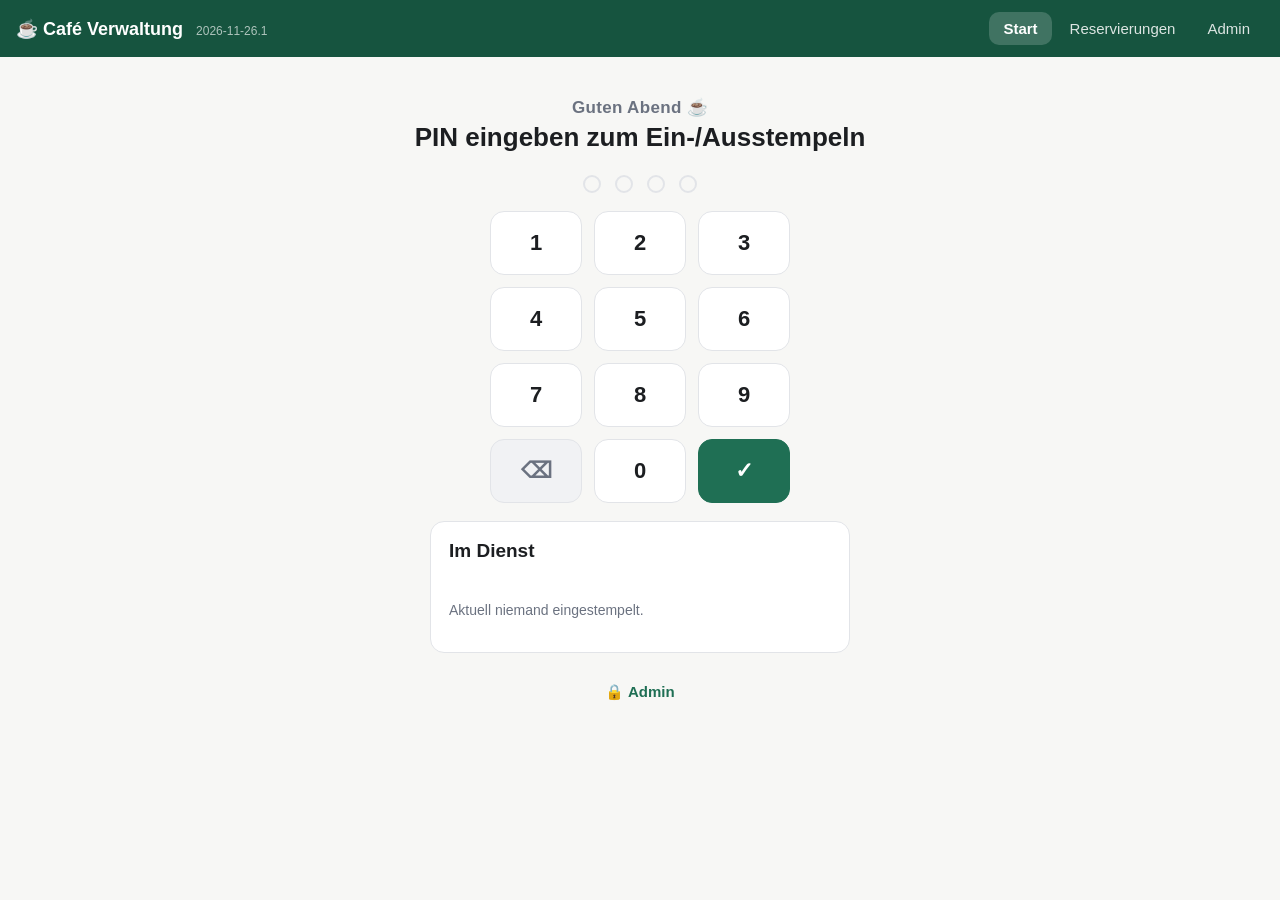
<file: index.html>
<!doctype html>
<html lang="de">
<head>
  <meta charset="UTF-8" />
  <meta name="viewport" content="width=device-width, initial-scale=1, viewport-fit=cover" />
  <title>Café Zeiten &amp; Abrechnung</title>
  <link rel="stylesheet" href="style.css" />
  <meta name="theme-color" content="#1f6f54" />
  <link rel="manifest" href="manifest.json" />
  <link rel="icon" href="favicon-32.png" sizes="32x32" />
  <link rel="apple-touch-icon" href="apple-touch-icon.png" />
  <meta name="apple-mobile-web-app-capable" content="yes" />
  <meta name="apple-mobile-web-app-status-bar-style" content="black-translucent" />
  <meta name="apple-mobile-web-app-title" content="Café Verwaltung" />
</head>
<body>
  <nav class="topnav">
    <div class="topnav-brand">☕ Café Verwaltung <span id="app-version" class="topnav-version"></span></div>
    <div class="topnav-links">
      <a href="#/" class="nav-link" data-route="start">Start</a>
      <a href="#/reservierungen" class="nav-link" data-route="reservierungen">Reservierungen</a>
      <a href="#/admin" class="nav-link" data-route="admin">Admin</a>
    </div>
  </nav>
  <main id="outlet"></main>
  <script type="module" src="js/app.js"></script>
</body>
</html>
</file>
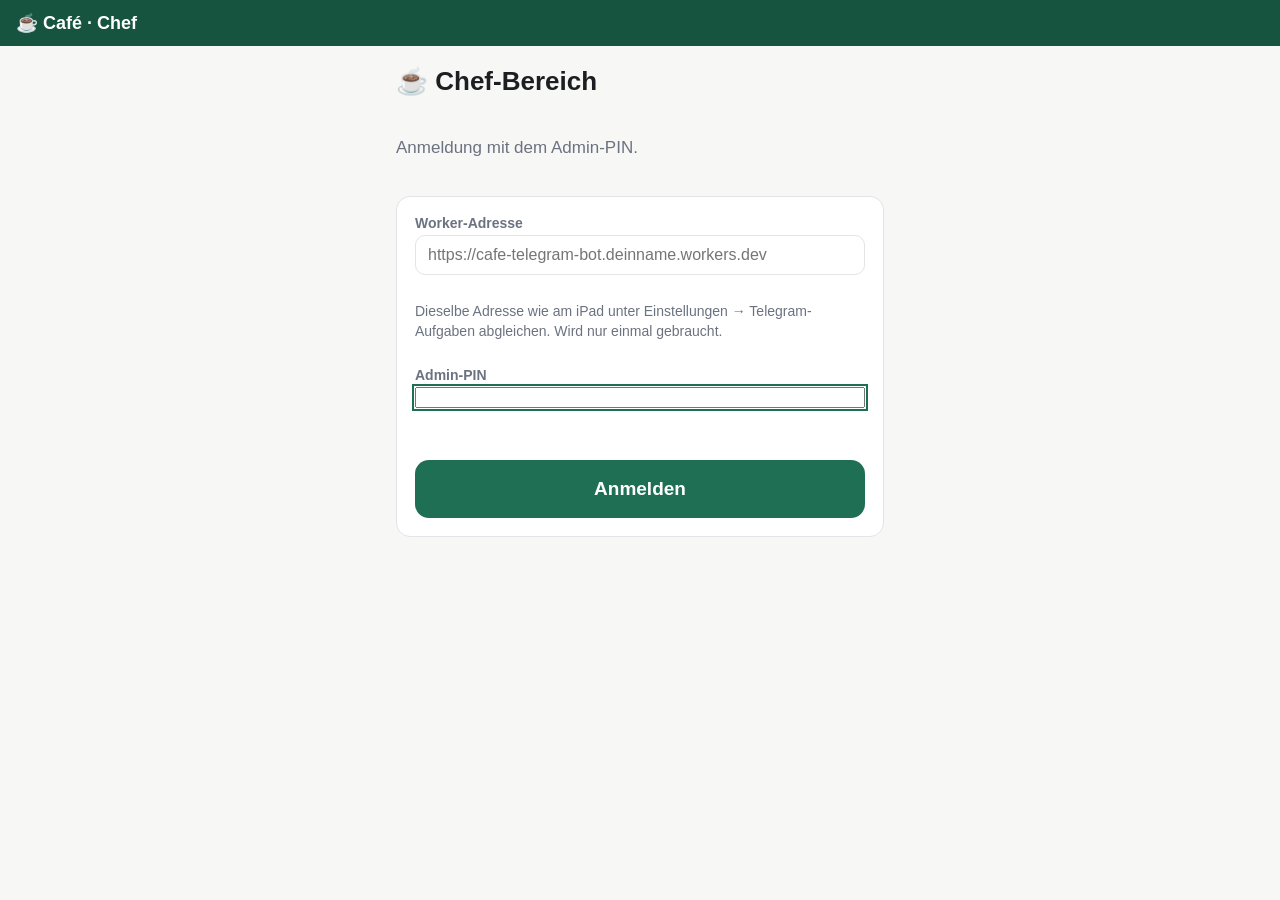
<file: chef.html>
<!doctype html>
<html lang="de">
<head>
  <meta charset="UTF-8" />
  <meta name="viewport" content="width=device-width, initial-scale=1" />
  <title>Café – Chef-Bereich</title>
  <link rel="stylesheet" href="style.css" />
  <meta name="theme-color" content="#1f6f54" />
  <link rel="icon" href="favicon-32.png" sizes="32x32" />
  <meta name="robots" content="noindex, nofollow" />
</head>
<body>
  <nav class="topnav">
    <div class="topnav-brand">☕ Café · Chef</div>
  </nav>
  <main id="outlet"></main>
  <script type="module" src="js/chef/app.js"></script>
</body>
</html>
</file>
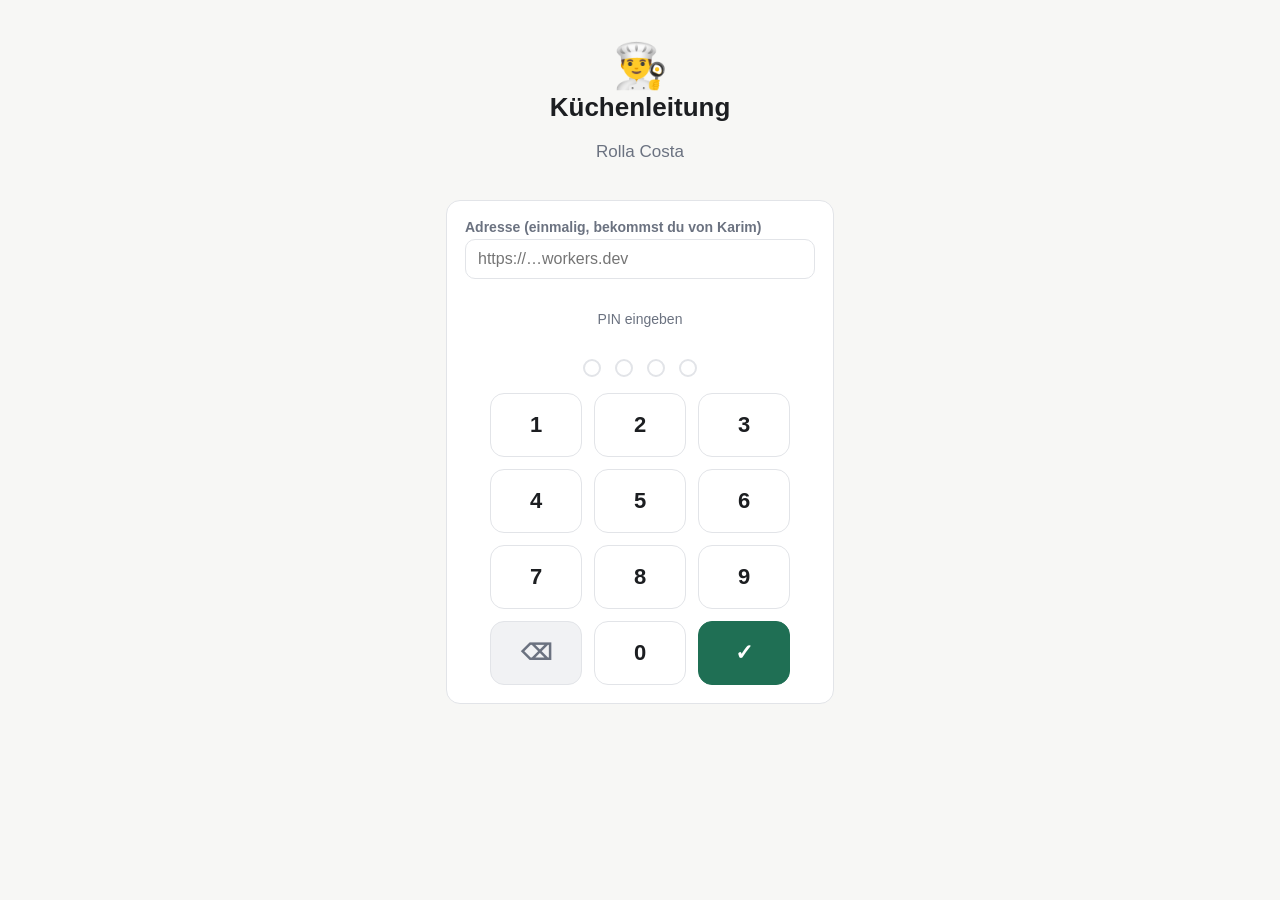
<file: kueche-chef.html>
<!doctype html>
<html lang="de">
<head>
  <meta charset="UTF-8" />
  <meta name="viewport" content="width=device-width, initial-scale=1, viewport-fit=cover" />
  <title>Rolla Costa – Küchenleitung</title>
  <link rel="stylesheet" href="style.css" />
  <meta name="theme-color" content="#1f6f54" />
  <link rel="icon" href="favicon-32.png" sizes="32x32" />
  <link rel="apple-touch-icon" href="apple-touch-icon.png" />
  <meta name="apple-mobile-web-app-capable" content="yes" />
  <meta name="apple-mobile-web-app-status-bar-style" content="black-translucent" />
  <meta name="apple-mobile-web-app-title" content="Küchenleitung" />
  <meta name="robots" content="noindex, nofollow" />
</head>
<body>
  <main id="outlet"></main>
  <script>window.__BETRIEB__ = "popup";</script>
  <script type="module" src="js/manager/app.js"></script>
</body>
</html>
</file>
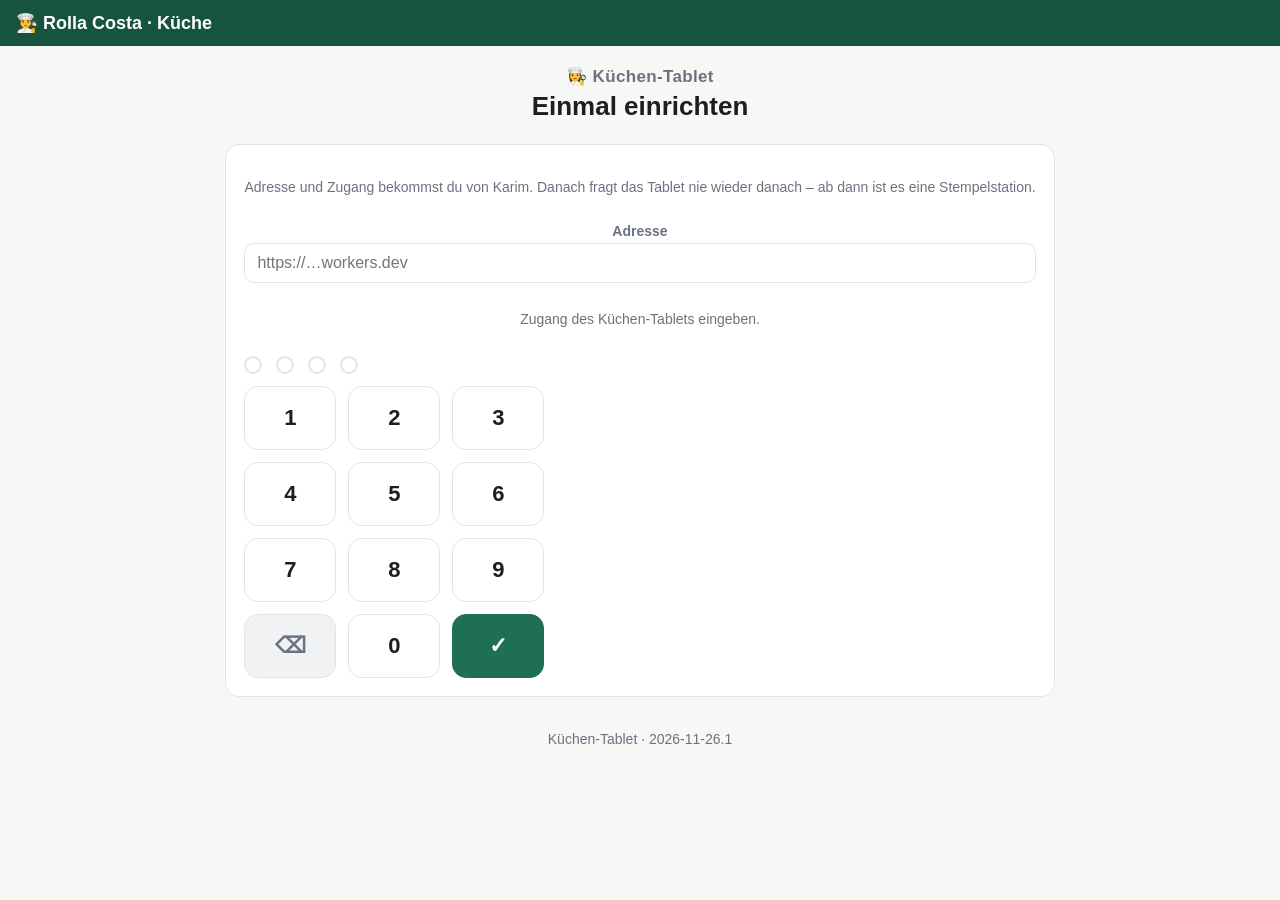
<file: kueche.html>
<!doctype html>
<html lang="de">
<head>
  <meta charset="UTF-8" />
  <meta name="viewport" content="width=device-width, initial-scale=1, viewport-fit=cover" />
  <title>Rolla Costa – Küche</title>
  <link rel="stylesheet" href="style.css" />
  <meta name="theme-color" content="#1f6f54" />
  <link rel="icon" href="favicon-32.png" sizes="32x32" />
  <link rel="apple-touch-icon" href="apple-touch-icon.png" />
  <meta name="apple-mobile-web-app-capable" content="yes" />
  <meta name="apple-mobile-web-app-status-bar-style" content="black-translucent" />
  <meta name="apple-mobile-web-app-title" content="Küche" />
  <meta name="robots" content="noindex, nofollow" />
</head>
<body>
  <nav class="topnav"><div class="topnav-brand">👩‍🍳 Rolla Costa · Küche</div></nav>
  <main id="outlet"></main>
  <script>window.__BETRIEB__ = "popup";</script>
  <script type="module" src="js/kueche/app.js"></script>
</body>
</html>
</file>
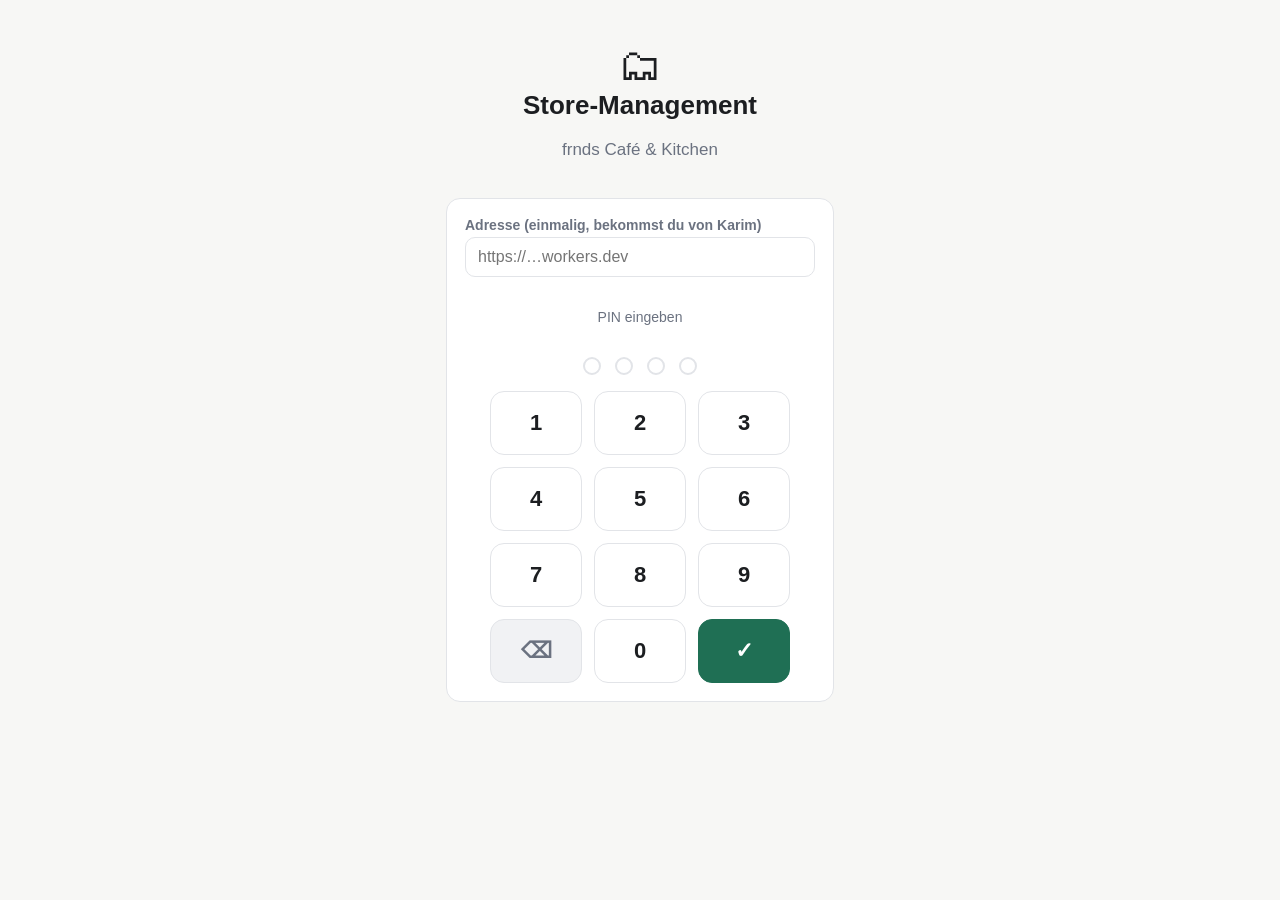
<file: manager.html>
<!doctype html>
<html lang="de">
<head>
  <meta charset="UTF-8" />
  <meta name="viewport" content="width=device-width, initial-scale=1, viewport-fit=cover" />
  <title>frnds – Store-Management</title>
  <link rel="stylesheet" href="style.css" />
  <meta name="theme-color" content="#1f6f54" />
  <link rel="icon" href="favicon-32.png" sizes="32x32" />
  <link rel="apple-touch-icon" href="apple-touch-icon.png" />
  <meta name="apple-mobile-web-app-capable" content="yes" />
  <meta name="apple-mobile-web-app-title" content="frnds Store" />
  <meta name="robots" content="noindex, nofollow" />
</head>
<body class="mg-body">
  <main id="outlet"></main>
  <script type="module" src="js/manager/app.js"></script>
</body>
</html>
</file>
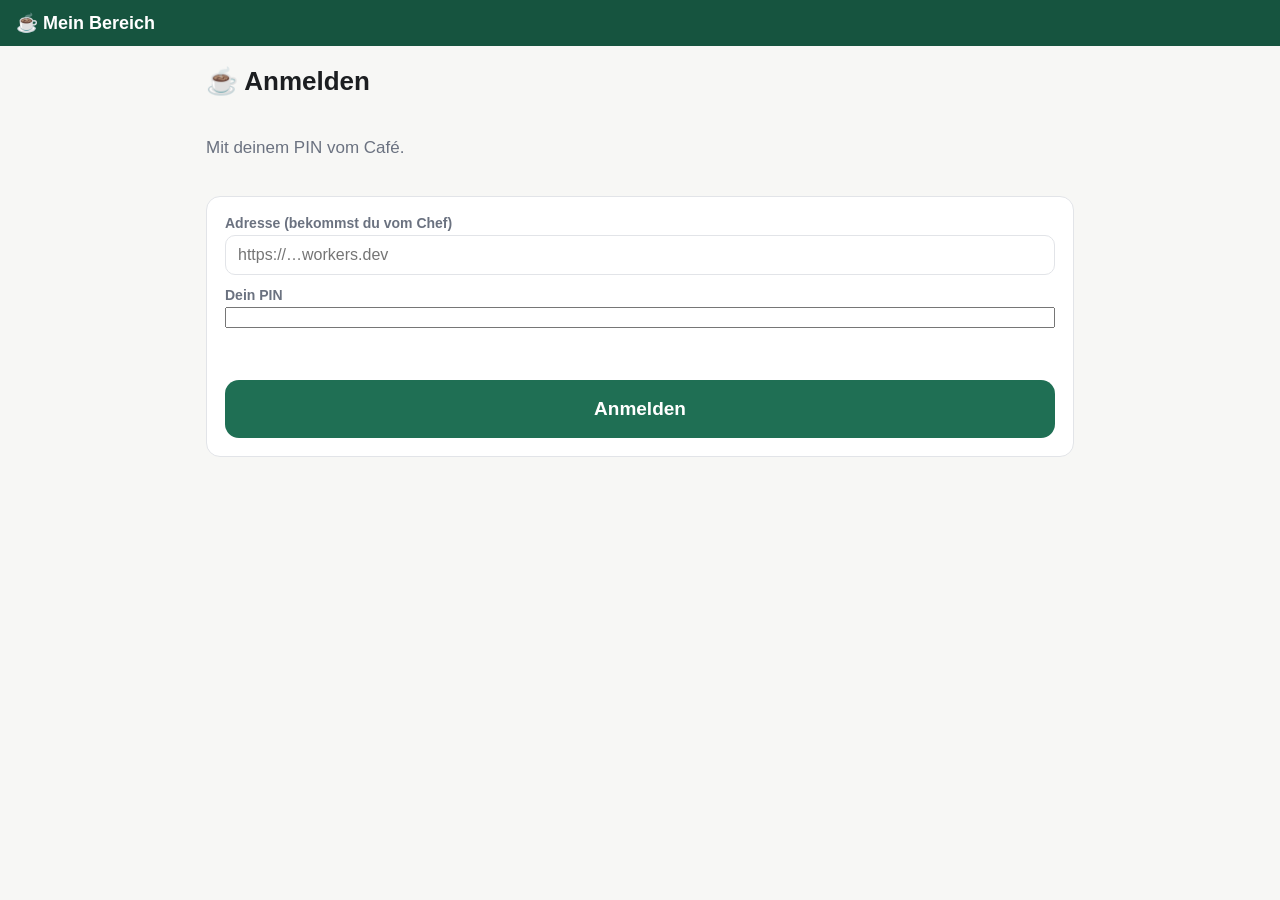
<file: mitarbeiter.html>
<!doctype html>
<html lang="de">
<head>
  <meta charset="UTF-8" />
  <meta name="viewport" content="width=device-width, initial-scale=1, viewport-fit=cover" />
  <title>Café – Mein Bereich</title>
  <link rel="stylesheet" href="style.css" />
  <meta name="theme-color" content="#1f6f54" />
  <link rel="icon" href="favicon-32.png" sizes="32x32" />
  <link rel="apple-touch-icon" href="apple-touch-icon.png" />
  <meta name="apple-mobile-web-app-capable" content="yes" />
  <meta name="apple-mobile-web-app-status-bar-style" content="black-translucent" />
  <meta name="apple-mobile-web-app-title" content="Café" />
  <meta name="robots" content="noindex, nofollow" />
</head>
<body>
  <nav class="topnav"><div class="topnav-brand">☕ Mein Bereich</div></nav>
  <main id="outlet"></main>
  <script type="module" src="js/mitarbeiter/app.js"></script>
</body>
</html>
</file>
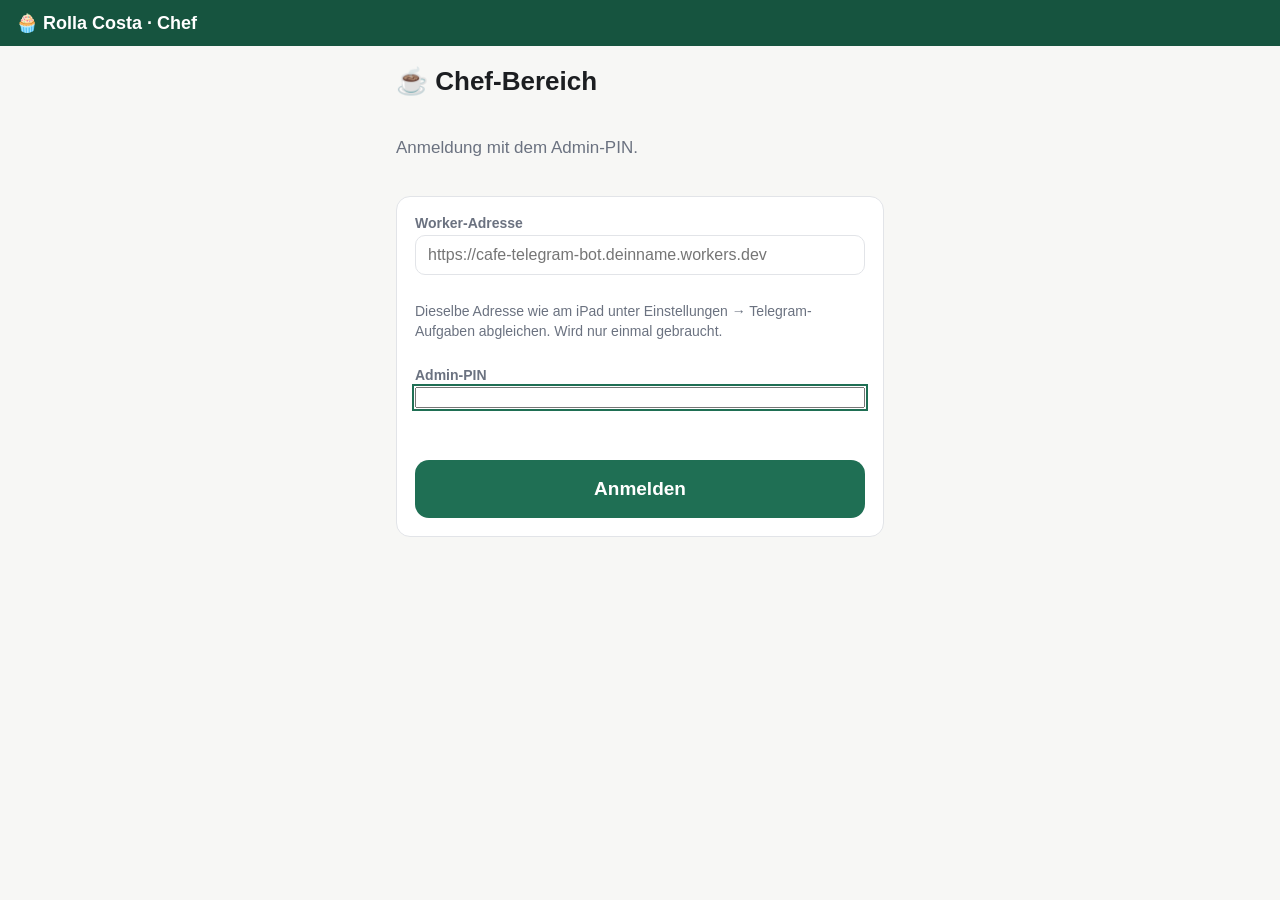
<file: popup-chef.html>
<!doctype html>
<html lang="de">
<head>
  <meta charset="UTF-8" />
  <meta name="viewport" content="width=device-width, initial-scale=1" />
  <title>Rolla Costa – Chef</title>
  <link rel="stylesheet" href="style.css" />
  <meta name="theme-color" content="#1f6f54" />
  <link rel="icon" href="favicon-32.png" sizes="32x32" />
  <meta name="robots" content="noindex, nofollow" />
</head>
<body>
  <nav class="topnav"><div class="topnav-brand">🧁 Rolla Costa · Chef</div></nav>
  <main id="outlet"></main>
  <script>window.__BETRIEB__ = "popup";</script>
  <script type="module" src="js/chef/app.js"></script>
</body>
</html>
</file>
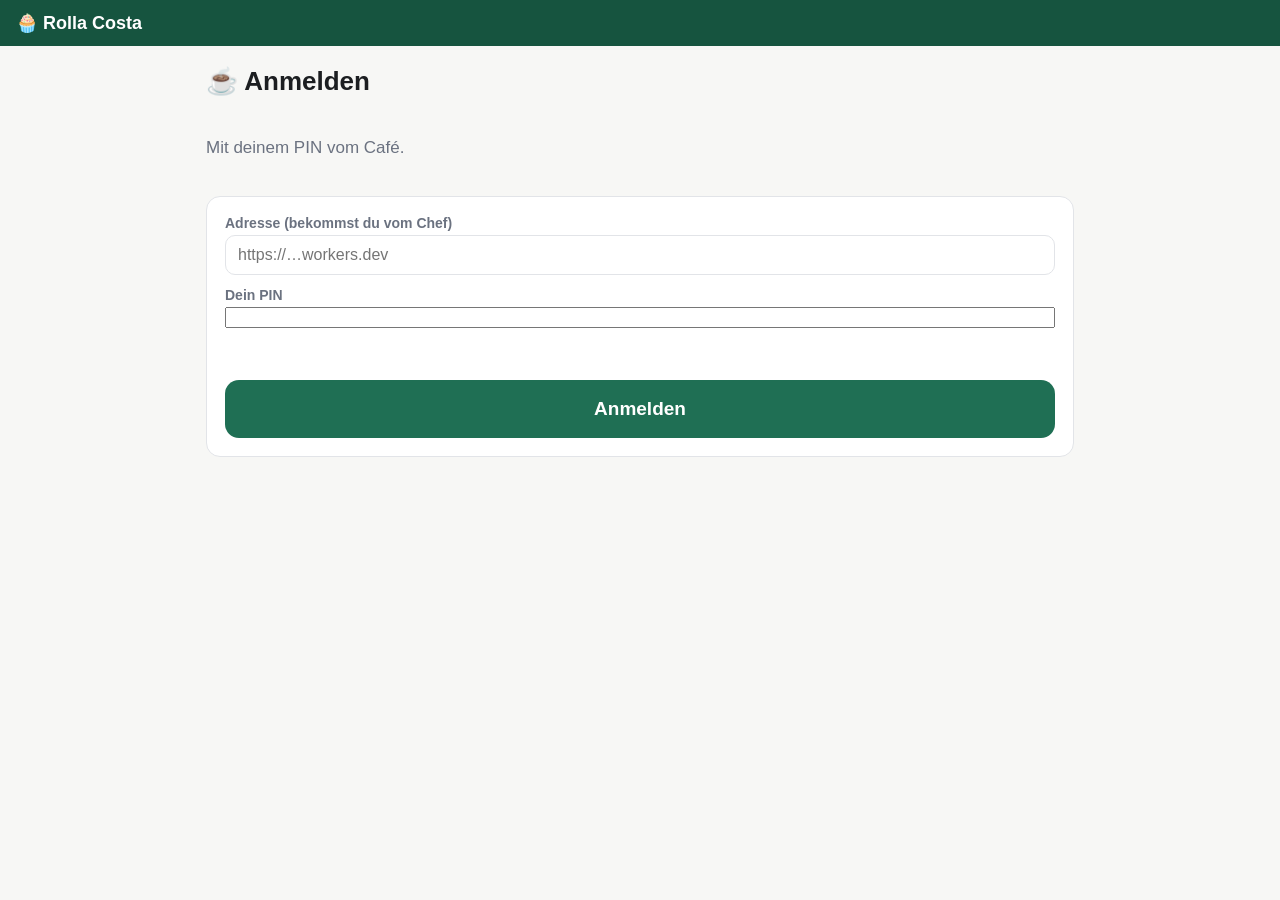
<file: popup-handy.html>
<!doctype html>
<html lang="de">
<head>
  <meta charset="UTF-8" />
  <meta name="viewport" content="width=device-width, initial-scale=1, viewport-fit=cover" />
  <title>Rolla Costa – für Mitarbeiter</title>
  <link rel="stylesheet" href="style.css" />
  <meta name="theme-color" content="#1f6f54" />
  <link rel="icon" href="favicon-32.png" sizes="32x32" />
  <link rel="apple-touch-icon" href="apple-touch-icon.png" />
  <meta name="apple-mobile-web-app-capable" content="yes" />
  <meta name="apple-mobile-web-app-title" content="Rolla Costa" />
  <meta name="robots" content="noindex, nofollow" />
</head>
<body>
  <nav class="topnav"><div class="topnav-brand">🧁 Rolla Costa</div></nav>
  <main id="outlet"></main>
  <script>window.__BETRIEB__ = "popup";</script>
  <script type="module" src="js/mitarbeiter/app.js"></script>
</body>
</html>
</file>
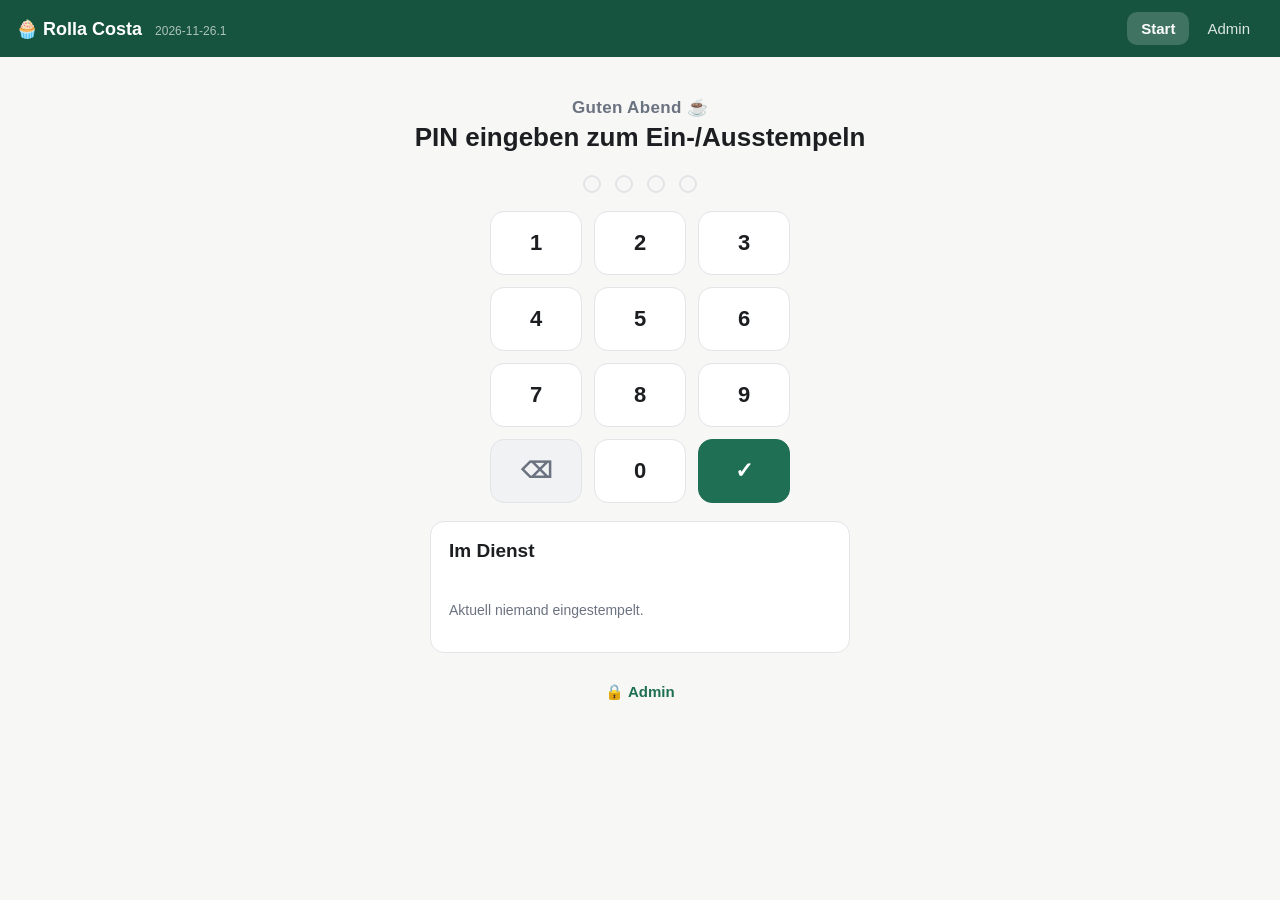
<file: popup.html>
<!doctype html>
<html lang="de">
<head>
  <meta charset="UTF-8" />
  <meta name="viewport" content="width=device-width, initial-scale=1, viewport-fit=cover" />
  <title>Rolla Costa</title>
  <link rel="stylesheet" href="style.css" />
  <meta name="theme-color" content="#1f6f54" />
  <link rel="icon" href="favicon-32.png" sizes="32x32" />
  <link rel="apple-touch-icon" href="apple-touch-icon.png" />
  <meta name="apple-mobile-web-app-capable" content="yes" />
  <meta name="apple-mobile-web-app-status-bar-style" content="black-translucent" />
  <meta name="apple-mobile-web-app-title" content="Rolla Costa" />
  <meta name="robots" content="noindex, nofollow" />
</head>
<body>
  <nav class="topnav">
    <div class="topnav-brand">🧁 Rolla Costa <span id="app-version" class="topnav-version"></span></div>
    <div class="topnav-links">
      <a href="#/" class="nav-link" data-route="start">Start</a>
      <a href="#/admin" class="nav-link" data-route="admin">Admin</a>
    </div>
  </nav>
  <main id="outlet"></main>
  <script>window.__BETRIEB__ = "popup";</script>
  <script type="module" src="js/app.js"></script>
</body>
</html>
</file>
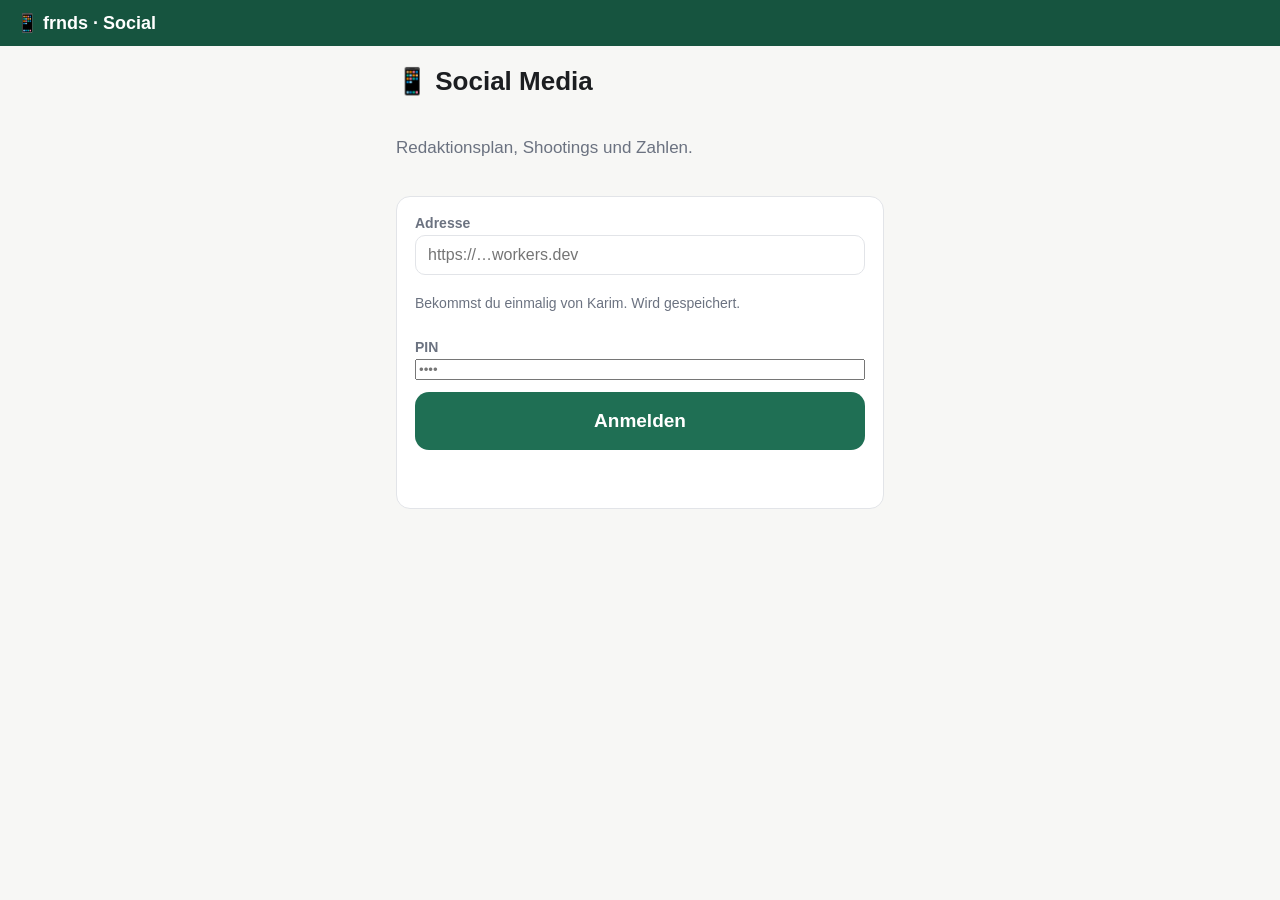
<file: social.html>
<!doctype html>
<html lang="de">
<head>
  <meta charset="UTF-8" />
  <meta name="viewport" content="width=device-width, initial-scale=1" />
  <title>frnds – Social Media</title>
  <link rel="stylesheet" href="style.css" />
  <meta name="theme-color" content="#1f6f54" />
  <link rel="icon" href="favicon-32.png" sizes="32x32" />
  <meta name="robots" content="noindex, nofollow" />
</head>
<body>
  <nav class="topnav">
    <div class="topnav-brand">📱 frnds · Social</div>
  </nav>
  <main id="outlet"></main>
  <script type="module" src="js/social/app.js"></script>
</body>
</html>
</file>
<file: style.css>
/* ============================================================================
   style.css – bewusst einfach, große Klickflächen, klare Farben.
   ============================================================================ */

:root {
  --green: #1f6f54;
  --green-dark: #16543f;
  --green-light: #e7f4ee;
  --orange: #c9720b;
  --orange-light: #fdf0dd;
  --red: #c23b3b;
  --red-light: #fbe9e9;
  --gray: #6b7280;
  --gray-light: #f1f2f4;
  --border: #e2e4e8;
  --text: #1c1e21;
  --bg: #f7f7f5;
  --card-bg: #ffffff;
  --radius: 14px;
}

@media (prefers-color-scheme: dark) {
  :root {
    --green: #3fa585;
    --green-dark: #2c8069;
    --green-light: #133326;
    --orange: #e2952f;
    --orange-light: #3a2a12;
    --red: #e05b5b;
    --red-light: #3a1c1c;
    --gray: #9aa0a8;
    --gray-light: #24262a;
    --border: #33363c;
    --text: #ecedee;
    --bg: #131417;
    --card-bg: #1b1d21;
  }
}

* { box-sizing: border-box; }

html, body {
  margin: 0;
  padding: 0;
  background: var(--bg);
  color: var(--text);
  font-family: -apple-system, BlinkMacSystemFont, "Segoe UI", Roboto, Helvetica, Arial, sans-serif;
  font-size: 17px;
  -webkit-tap-highlight-color: transparent;
}

h1 { font-size: 26px; margin: 0 0 4px; }
h2 { font-size: 19px; margin: 0 0 12px; }
p { line-height: 1.45; }
.muted { color: var(--gray); }
.small { font-size: 14px; }

/* ---- Nav ---- */
.topnav {
  position: sticky;
  top: 0;
  z-index: 10;
  display: flex;
  align-items: center;
  justify-content: space-between;
  flex-wrap: wrap;
  gap: 8px;
  background: var(--green-dark);
  color: white;
  padding: 12px 16px;
}
.topnav-brand { font-weight: 700; font-size: 18px; }
.topnav-links { display: flex; gap: 4px; flex-wrap: wrap; }
.nav-link {
  color: white;
  text-decoration: none;
  padding: 8px 14px;
  border-radius: 10px;
  font-size: 15px;
  opacity: 0.85;
}
.nav-link.active { background: rgba(255,255,255,0.18); opacity: 1; font-weight: 600; }
.nav-link:hover { opacity: 1; background: rgba(255,255,255,0.1); }

/* ---- Layout ---- */
.page {
  max-width: 900px;
  margin: 0 auto;
  padding: 20px 16px 80px;
  display: flex;
  flex-direction: column;
  gap: 18px;
}

.start-header { display: flex; flex-direction: column; gap: 14px; }

/* ---- Buttons ---- */
.btn {
  border: none;
  border-radius: 12px;
  padding: 12px 18px;
  font-size: 16px;
  font-weight: 600;
  cursor: pointer;
  font-family: inherit;
}
.btn-primary { background: var(--green); color: white; }
.btn-primary:hover { background: var(--green-dark); }
.btn-secondary { background: var(--gray-light); color: var(--text); border: 1px solid var(--border); }
.btn-secondary:hover { filter: brightness(0.97); }
.btn-huge { width: 100%; padding: 18px; font-size: 19px; border-radius: var(--radius); }
.btn-link { background: none; border: none; color: var(--green); font-weight: 600; font-size: 15px; cursor: pointer; padding: 4px 0; }
.btn-icon-danger {
  background: var(--red-light);
  color: var(--red);
  border: none;
  border-radius: 10px;
  width: 36px;
  height: 36px;
  font-size: 16px;
  cursor: pointer;
  flex-shrink: 0;
}
button:disabled { opacity: 0.5; cursor: not-allowed; }

/* ---- Cards / Sections ---- */
.card {
  background: var(--card-bg);
  border: 1px solid var(--border);
  border-radius: var(--radius);
  padding: 18px;
  display: flex;
  flex-direction: column;
  gap: 12px;
}
.card-highlight { border-color: var(--green); border-width: 2px; }

.callout {
  background: var(--gray-light);
  border-radius: 10px;
  padding: 12px 14px;
  font-size: 15px;
}
.callout-warn { background: var(--orange-light); color: var(--orange); font-weight: 600; }
/* Der Hinweis "jetzt dran" ist ein Knopf (er klappt den Abschnitt auf), soll aber aussehen wie ein
   Hinweis und nicht wie eine Schaltflaeche. */
.kiosk-faellig-hinweis {
  display: block;
  width: 100%;
  text-align: left;
  border: none;
  font-family: inherit;
  cursor: pointer;
  margin: 0 0 10px;
}

/* Der Hinweis ueber dem Beenden-Knopf: Ueberschrift fett, Erklaerung darunter ruhig. Faerbt man den
   ganzen Kasten fett-orange, liest man ihn als einen Block und uebersieht, was zu tun ist. */
.kiosk-ende-hinweis { margin-bottom: 10px; }
.kiosk-ende-hinweis .kiosk-ende-erklaerung { display: block; font-weight: 400; margin-top: 6px; opacity: 0.85; }
.kiosk-ende-hinweis .btn { margin-top: 10px; }

.empty-state {
  text-align: center;
  color: var(--gray);
  padding: 40px 20px;
  border: 2px dashed var(--border);
  border-radius: var(--radius);
}

/* ---- Day list ---- */
.day-list { display: flex; flex-direction: column; gap: 10px; }
.day-row {
  display: flex;
  align-items: center;
  gap: 14px;
  background: var(--card-bg);
  border: 1px solid var(--border);
  border-radius: var(--radius);
  padding: 14px 16px;
  cursor: pointer;
  text-align: left;
  font-family: inherit;
  font-size: 16px;
  color: var(--text);
  width: 100%;
}
.day-row:hover { border-color: var(--green); }
.day-row-main { flex: 1; }
.day-row-date { font-weight: 700; }
.day-row-numbers { display: flex; gap: 20px; text-align: right; font-size: 14px; }

.badge {
  padding: 5px 12px;
  border-radius: 999px;
  font-size: 13px;
  font-weight: 700;
  white-space: nowrap;
}
.badge-green { background: var(--green-light); color: var(--green); }
.badge-orange { background: var(--orange-light); color: var(--orange); }
.badge-gray { background: var(--gray-light); color: var(--gray); }

/* ---- Day head ---- */
.day-head { display: flex; flex-direction: column; gap: 2px; }
.day-status-wrap { margin-top: 4px; }

/* ---- Shifts ---- */
.shift-table { display: flex; flex-direction: column; gap: 10px; }
.shift-row {
  display: flex;
  flex-wrap: wrap;
  align-items: center;
  gap: 10px;
  padding: 10px;
  background: var(--gray-light);
  border-radius: 10px;
}
.shift-row select { flex: 1 1 180px; }
.inline-label { display: flex; align-items: center; gap: 6px; font-size: 14px; color: var(--gray); }
.shift-hours { font-weight: 700; min-width: 70px; text-align: right; }

/* ---- Form fields ---- */
.field { display: flex; flex-direction: column; gap: 4px; font-size: 14px; color: var(--gray); }
.field span { font-weight: 600; }
.field-checkbox { display: flex; align-items: center; gap: 8px; font-size: 15px; cursor: pointer; }

input[type="text"], input[type="number"], input[type="time"], input[type="month"], select {
  font-family: inherit;
  font-size: 16px;
  padding: 10px 12px;
  border-radius: 10px;
  border: 1px solid var(--border);
  background: var(--card-bg);
  color: var(--text);
}
input:focus, select:focus { outline: 2px solid var(--green); outline-offset: 1px; }

.kb-grid { display: grid; grid-template-columns: repeat(auto-fit, minmax(200px, 1fr)); gap: 14px; }

/* ---- Stornos ---- */
.storno-list { display: flex; flex-direction: column; gap: 8px; }
.storno-row {
  display: flex;
  align-items: center;
  gap: 12px;
  background: var(--gray-light);
  padding: 10px 12px;
  border-radius: 10px;
}
.storno-amount { font-weight: 700; color: var(--red); min-width: 70px; }
.storno-reason { flex: 1; }

/* ---- Calc table ---- */
.calc-table { width: 100%; border-collapse: collapse; font-size: 15px; }
.calc-table th, .calc-table td { text-align: left; padding: 8px 10px; border-bottom: 1px solid var(--border); }
.calc-table th { color: var(--gray); font-size: 13px; text-transform: uppercase; letter-spacing: 0.02em; }
.calc-table .total-row td { border-top: 2px solid var(--text); font-weight: 700; }

.summary-box { background: var(--green-light); border-radius: 10px; padding: 14px 16px; display: flex; flex-direction: column; gap: 6px; }
.summary-line { display: flex; justify-content: space-between; font-size: 15px; }
.summary-total { font-size: 19px; font-weight: 800; color: var(--green-dark); border-top: 1px solid var(--green); padding-top: 8px; margin-top: 4px; }

/* ---- History ---- */
.history { font-size: 14px; color: var(--gray); }
.history summary { cursor: pointer; font-weight: 600; }
.history ul { margin: 8px 0 0; padding-left: 18px; }

/* ---- Employees ---- */
.employee-list { display: flex; flex-direction: column; gap: 10px; }
.employee-row {
  display: flex;
  align-items: center;
  justify-content: space-between;
  gap: 12px;
  background: var(--card-bg);
  border: 1px solid var(--border);
  border-radius: 12px;
  padding: 12px 16px;
}
.employee-row.inactive { opacity: 0.55; }
.employee-main { display: flex; flex-direction: column; gap: 2px; }
.employee-actions { display: flex; gap: 8px; }

/* ---- Overlay / Dialog ---- */
.overlay {
  position: fixed;
  inset: 0;
  background: rgba(0,0,0,0.45);
  display: flex;
  align-items: center;
  justify-content: center;
  padding: 16px;
  z-index: 100;
}
.dialog {
  background: var(--card-bg);
  border-radius: var(--radius);
  padding: 22px;
  max-width: 420px;
  width: 100%;
  display: flex;
  flex-direction: column;
  gap: 12px;
  max-height: 90vh;
  overflow-y: auto;
}
.dialog-actions { display: flex; justify-content: flex-end; gap: 10px; margin-top: 6px; }
.pin-dialog { align-items: center; text-align: center; }

/* ---- Admin ---- */
.admin-page .page { padding: 0; gap: 18px; }
.admin-head { display: flex; align-items: center; justify-content: space-between; gap: 12px; }
.admin-tabs { display: flex; gap: 6px; flex-wrap: wrap; border-bottom: 1px solid var(--border); padding-bottom: 4px; }
.admin-tab {
  background: none;
  border: none;
  padding: 10px 14px;
  border-radius: 10px 10px 0 0;
  font-size: 15px;
  font-weight: 600;
  color: var(--gray);
  cursor: pointer;
  font-family: inherit;
}
.admin-tab:hover { background: var(--gray-light); }
.admin-tab.active { color: var(--green-dark); background: var(--green-light); }

/* ---- Kiosk (PIN-Pad / Ein-Ausstempeln) ---- */
.kiosk-wrap {
  display: flex;
  flex-direction: column;
  align-items: center;
  gap: 18px;
  padding-top: 20px;
  text-align: center;
}
.kiosk-head { display: flex; flex-direction: column; gap: 4px; }
.kiosk-greeting { color: var(--gray); font-weight: 600; letter-spacing: 0.02em; }
.kiosk-error { width: 100%; max-width: 340px; text-align: center; }
.kiosk-admin-link { margin-top: 8px; }

.pin-dots { display: flex; gap: 14px; }
.pin-dot {
  width: 18px;
  height: 18px;
  border-radius: 50%;
  border: 2px solid var(--border);
  background: transparent;
}
.pin-dot.filled { background: var(--green); border-color: var(--green); }

.pinpad-grid {
  display: grid;
  grid-template-columns: repeat(3, 1fr);
  gap: 12px;
  width: 300px;
  max-width: 100%;
}
.pinpad-key {
  border: 1px solid var(--border);
  background: var(--card-bg);
  color: var(--text);
  border-radius: var(--radius);
  padding: 18px 0;
  font-size: 22px;
  font-weight: 700;
  cursor: pointer;
  font-family: inherit;
}
.pinpad-key:hover { border-color: var(--green); }
.pinpad-key-ok { background: var(--green); color: white; border-color: var(--green); }
.pinpad-key-ok:hover { background: var(--green-dark); }
.pinpad-key-del { background: var(--gray-light); color: var(--gray); }

.kiosk-greet-card { align-items: center; text-align: center; gap: 6px; }
.kiosk-greet-emoji { font-size: 44px; line-height: 1; }

.kiosk-inservice-card { width: 100%; max-width: 420px; text-align: left; }
.kiosk-inservice-row {
  font-family: inherit;
  font-size: inherit;
  width: 100%;
  text-align: left;
  cursor: pointer;
}
.kiosk-inservice-row:hover { border-color: var(--green); }

/* ---- Session (nach dem Einstempeln) ---- */
.session-head { display: flex; flex-direction: column; gap: 2px; }

/* ---- Aufgaben ---- */
.task-list { display: flex; flex-direction: column; gap: 8px; }
.task-row {
  display: flex;
  align-items: flex-start;
  gap: 12px;
  background: var(--gray-light);
  border-radius: 10px;
  padding: 12px;
  cursor: pointer;
}
.task-row input[type="checkbox"] { width: 22px; height: 22px; margin-top: 2px; flex-shrink: 0; }
.task-row-text { display: flex; flex-direction: column; gap: 2px; }
.task-row.done .task-row-text > span:first-child { text-decoration: line-through; color: var(--gray); }
.task-row-meta { font-size: 13px; }

/* Aufgaben mit Uhrzeit. Zwei Stufen und nicht mehr: "jetzt dran" faellt auf, "ueberfaellig" faellt mehr
   auf. Drei Stufen wuerde niemand mehr auseinanderhalten, und alles rot einfaerben heisst, dass nichts
   mehr auffaellt. */
.task-jetzt { color: var(--green); font-weight: 600; }
.task-spaet { color: var(--red); font-weight: 600; }
.task-faellig-kopf { color: var(--red) !important; }

/* Der Kasten auf dem Leerlauf-Bildschirm. Gruen, solange es im Rahmen ist, rot ab einer halben Stunde -
   die Farbe traegt die Information, damit man im Vorbeigehen nicht lesen muss. */
.kiosk-faellig {
  width: 100%; max-width: 460px; margin: 0 auto 18px;
  border: 1px solid var(--green); border-left: 5px solid var(--green);
  background: var(--green-light); border-radius: 12px; padding: 12px 16px;
}
.kiosk-faellig-spaet { border-color: var(--red); border-left-color: var(--red); background: var(--red-light); }
.kiosk-faellig-kopf {
  font-size: 13px; font-weight: 700; letter-spacing: .04em; text-transform: uppercase;
  color: var(--green-dark); margin-bottom: 6px;
}
.kiosk-faellig-spaet .kiosk-faellig-kopf { color: var(--red); }
.kiosk-faellig-zeile {
  display: flex; justify-content: space-between; align-items: baseline; gap: 12px;
  font-size: 16px; padding: 3px 0;
}
.kiosk-faellig-zeile span { font-size: 13px; color: var(--gray); white-space: nowrap; }

/* "Was fehlt?" – grosse Flaechen, weil das im Vorbeigehen mit dem Daumen bedient wird, und die Farbe
   traegt die Aussage: man soll die leeren Sachen sehen, ohne zu lesen. */
.bestand-liste { display: grid; gap: 8px; margin: 14px 0; }
.bestand-zeile {
  display: flex; align-items: center; justify-content: space-between; gap: 12px;
  width: 100%; text-align: left; font: inherit; font-size: 17px;
  padding: 16px 18px; border-radius: 12px; border: 1px solid var(--border);
  background: #fff; color: var(--text); cursor: pointer;
}
.bestand-name { font-weight: 600; }
.bestand-status { font-size: 14px; font-weight: 600; white-space: nowrap; }
.bestand-ok .bestand-status { color: var(--gray); font-weight: 400; }
.bestand-knapp { border-color: var(--orange); background: var(--orange-light); }
.bestand-knapp .bestand-status { color: var(--orange); }
.bestand-leer { border-color: var(--red); background: var(--red-light); }
.bestand-leer .bestand-status { color: var(--red); }
.bestand-bestellt { border-color: var(--green); background: var(--green-light); }
.bestand-bestellt .bestand-status { color: var(--green-dark); }

/* Absage-Dialog: die Gruende untereinander, damit man sie am iPad sicher trifft und der Text nicht
   mitten im Wort umbricht. */
.res-gruende { display: grid; gap: 6px; margin-bottom: 12px; }
.res-gruende .btn { text-align: left; }
/* Ein Link ohne href sieht sonst aus wie ein Knopf, der nur nichts tut. */
.btn-disabled { opacity: .4; pointer-events: none; }

/* Art der Abwesenheit: vier Knoepfe nebeneinander, am Handy zweispaltig – das ist die erste
   Entscheidung und soll nicht in einer Auswahlliste versteckt sein. */
.abw-arten { display: grid; grid-template-columns: 1fr 1fr; gap: 6px; margin-bottom: 12px; }
@media (min-width: 560px) { .abw-arten { grid-template-columns: repeat(4, 1fr); } }

/* Wochen-Wechsler: die Pfeile aussen, das Datum in der Mitte – am Handy mit einer Hand bedienbar. */
.wochen-wechsler { display: flex; align-items: center; gap: 10px; margin: 10px 0 4px; }
.wochen-wechsler .btn { flex: 0 0 auto; min-width: 52px; }
.wochen-wechsler-mitte { flex: 1 1 auto; text-align: center; display: flex; flex-direction: column; line-height: 1.3; }

/* ------------------------------------------------------------------
   Social-Media-Bereich
   ------------------------------------------------------------------ */
.sm-kal-kopf { display: flex; align-items: center; gap: 8px; flex-wrap: wrap; margin: 14px 0 10px; }
.sm-kal-titel { margin: 0; flex: 1 1 auto; }

/* Monatsraster. Sieben Spalten, und die Zellen duerfen wachsen - ein Tag mit vier Eintraegen soll sie
   zeigen und nicht abschneiden. Unter 700px wird daraus eine Liste, weil sieben Spalten am Handy
   nichts mehr lesbar machen. */
.sm-kal { display: grid; grid-template-columns: repeat(7, 1fr); gap: 4px; }
.sm-kal-wochentag { font-size: 12px; font-weight: 700; color: var(--gray); text-align: center; padding: 4px 0; }
.sm-kal-tag {
  min-height: 92px; border: 1px solid var(--border); border-radius: 8px; background: #fff;
  padding: 4px; display: flex; flex-direction: column; gap: 3px;
}
.sm-kal-leer { background: transparent; border-color: transparent; }
.sm-kal-heute { border-color: var(--green); box-shadow: inset 0 0 0 1px var(--green); }
.sm-kal-tag-kopf { display: flex; align-items: center; justify-content: space-between; }
.sm-kal-nr { font-size: 12px; font-weight: 600; color: var(--gray); }
.sm-kal-plus {
  border: none; background: none; color: var(--gray); cursor: pointer; font-size: 13px;
  line-height: 1; padding: 2px 4px; border-radius: 6px; opacity: 0;
}
.sm-kal-tag:hover .sm-kal-plus { opacity: 1; }
.sm-kal-plus:hover { background: var(--gray-light); color: var(--text); }

.sm-chip {
  display: block; width: 100%; text-align: left; font: inherit; font-size: 11.5px; line-height: 1.25;
  border: none; border-left: 3px solid var(--gray); border-radius: 4px; background: var(--gray-light);
  color: var(--text); padding: 3px 5px; cursor: pointer;
  overflow: hidden; text-overflow: ellipsis; white-space: nowrap;
}
.sm-chip:hover { filter: brightness(0.96); }
.sm-chip-zeit { color: var(--gray); font-variant-numeric: tabular-nums; }
.sm-chip-shooting { border-left-color: #7c3aed; background: #f1ecfd; }
.sm-chip-cafe { border-left-color: var(--green); background: var(--green-light); }
.sm-chip-termin { border-left-color: var(--orange); background: var(--orange-light); }
.sm-chip-fertig { opacity: .5; text-decoration: line-through; }

@media (max-width: 700px) {
  .sm-kal { grid-template-columns: 1fr; }
  .sm-kal-wochentag { display: none; }
  .sm-kal-leer { display: none; }
  .sm-kal-tag { min-height: 0; flex-direction: row; flex-wrap: wrap; align-items: center; }
  .sm-kal-tag-kopf { flex: 0 0 46px; }
  .sm-chip { width: auto; flex: 1 1 100%; white-space: normal; }
}

.sm-punkt { display: inline-block; width: 10px; height: 10px; border-radius: 50%; vertical-align: middle; }
.sm-freigabe { border-left: 4px solid #7c3aed; }
.sm-erledigt { opacity: .6; }
.sm-dialog { max-width: 680px; }

.sm-kennzahl { display: flex; align-items: baseline; gap: 12px; flex-wrap: wrap; margin: 6px 0 12px; }
.sm-kennzahl b { font-size: 34px; line-height: 1; }
.sm-auf { color: var(--green); font-weight: 600; }
.sm-ab { color: var(--red); font-weight: 600; }

/* Balken statt Linie: es sind einzelne Ablesungen, keine durchgehende Messung - das soll man sehen. */
.sm-chart { display: flex; align-items: flex-end; gap: 4px; height: 140px; margin: 10px 0; }
.sm-chart-saeule { flex: 1 1 0; display: flex; flex-direction: column; justify-content: flex-end; height: 100%; text-align: center; }
.sm-chart-saeule span { font-size: 10px; color: var(--gray); margin-top: 4px; }
.sm-chart-balken { background: var(--green); border-radius: 4px 4px 0 0; min-height: 4px; }
.sm-chart-leer { background: var(--gray-light); }
.task-row-handoff { margin-left: auto; flex-shrink: 0; padding: 8px 12px; font-size: 14px; white-space: nowrap; }
.task-add-row { display: flex; gap: 8px; margin-top: 4px; }
.task-add-row input { flex: 1; }

/* ---- Nach Mitarbeiter gruppierte Listen (Aufgaben/Tage im Admin) ---- */
.group-list { display: flex; flex-direction: column; gap: 8px; }
.group-header {
  display: flex;
  align-items: center;
  gap: 10px;
  background: var(--gray-light);
  border-radius: 10px;
  padding: 12px 14px;
  cursor: pointer;
  border: none;
  width: 100%;
  text-align: left;
  font: inherit;
  color: inherit;
}
.group-header:hover { border-color: var(--green); }
.group-header-name { font-weight: 600; flex: 1; }
.group-header-meta { font-size: 13px; color: var(--gray); white-space: nowrap; }
.group-header-chevron { transition: transform 0.15s ease; flex-shrink: 0; }
.group-header.open .group-header-chevron { transform: rotate(90deg); }
.group-body { padding: 10px 4px 4px; display: flex; flex-direction: column; gap: 8px; }

/* ---- Schichtplanung (Admin) ---- */
.week-nav { display: flex; align-items: center; gap: 12px; margin: 10px 0; }
.week-nav-label { font-weight: 600; }
.plan-table { border-collapse: collapse; width: 100%; min-width: 640px; }
.plan-table th, .plan-table td { padding: 8px 10px; text-align: center; border-bottom: 1px solid var(--border); white-space: nowrap; }
.plan-table th:first-child, .plan-table td:first-child { text-align: left; }
.plan-cell { display: inline-block; padding: 4px 8px; border-radius: 8px; font-size: 13px; }
.plan-cell-confirmed { background: var(--green-light, #e3f3e8); color: var(--green, #1f7a3d); }
.plan-cell-pending { background: var(--orange-light, #fdf0dd); color: var(--orange, #b5620a); }
.plan-decide-list { display: flex; flex-direction: column; gap: 10px; margin: 12px 0; }
.plan-decide-row { display: flex; align-items: center; justify-content: space-between; gap: 12px; background: var(--gray-light); border-radius: 10px; padding: 10px 12px; }
.plan-cell-sick { background: var(--gray-light); color: var(--gray); }

/* ---- Schichtplan-Ansicht (Zeilen = Schichten, Spalten = Wochentage, wie der Papierplan) ---- */
.plan-roster { min-width: 1120px; }
.plan-roster td, .plan-roster th { vertical-align: top; text-align: left; padding: 6px 8px; }
.roster-slot { white-space: nowrap; background: var(--gray-light); }
.roster-cell { min-width: 138px; }
.roster-off { background: var(--gray-light); text-align: center; }
.roster-box { display: flex; flex-direction: column; gap: 4px; }
.roster-person { display: flex; align-items: center; justify-content: space-between; gap: 6px; }
.roster-name { font-size: 13px; }
.roster-actions { display: flex; gap: 3px; flex-shrink: 0; }
.roster-btn {
  border: 1px solid var(--border);
  background: var(--card-bg);
  border-radius: 6px;
  cursor: pointer;
  font-size: 13px;
  line-height: 1;
  padding: 3px 6px;
}
.roster-btn:disabled { opacity: 0.4; cursor: default; }
.roster-no:hover:not(:disabled) { background: var(--orange-light); border-color: var(--orange); }

/* Besetzte Schicht: ruhig und lesbar. Offene Schicht: sichtbar hervorgehoben. */
.roster-filled { background: var(--green-light); }
.roster-pending { background: var(--orange-light); }
.roster-open { background: repeating-linear-gradient(135deg, transparent, transparent 6px, rgba(0,0,0,0.025) 6px, rgba(0,0,0,0.025) 12px); }
.roster-name-btn {
  border: none; background: none; padding: 0; cursor: pointer;
  font: inherit; font-weight: 700; font-size: 14px; color: var(--text);
  text-align: left; flex: 1; min-width: 0;
}
.roster-name-btn:hover { text-decoration: underline; }
.roster-frei-btn {
  border: 1px dashed var(--border); background: none; border-radius: 999px;
  color: var(--gray); font: inherit; font-size: 12px; padding: 3px 9px; cursor: pointer;
}
.roster-frei-btn:hover { border-color: var(--green); color: var(--green); background: var(--green-light); }
.roster-chips { display: flex; flex-wrap: wrap; gap: 4px; }
.roster-chip {
  border: 1px solid var(--border); background: var(--card-bg); border-radius: 999px;
  font: inherit; font-size: 12px; padding: 3px 9px; cursor: pointer; text-align: left;
}
.roster-chip:hover:not(:disabled) { background: var(--green-light); border-color: var(--green); color: var(--green-dark); }
.roster-chip-more { border-style: dashed; color: var(--gray); }
.roster-confirm {
  border: 1px solid var(--green); background: var(--green-light); color: var(--green-dark);
  border-radius: 8px; font: inherit; font-size: 12px; font-weight: 600; padding: 3px 8px; cursor: pointer;
}
.roster-count { font-size: 11px; font-weight: 600; color: var(--orange); }
.roster-count-voll { color: var(--green); }

/* Auswahl-Fenster: eine Liste, ein Klick teilt ein. */
.picker-list { display: flex; flex-direction: column; gap: 6px; margin-bottom: 4px; }
.picker-row {
  display: flex; align-items: center; justify-content: space-between; gap: 10px;
  border: 1px solid var(--border); background: var(--card-bg); border-radius: 10px;
  padding: 11px 13px; cursor: pointer; font: inherit; color: var(--text); text-align: left; width: 100%;
}
.picker-row:hover:not(:disabled) { border-color: var(--green); background: var(--green-light); }
.picker-name { font-weight: 600; }
.picker-current { border-color: var(--green); background: var(--green-light); }
.picker-warn .picker-name { color: var(--orange); }

.upload-zone {
  display: flex; align-items: center; justify-content: center; text-align: center;
  border: 2px dashed var(--border); border-radius: var(--radius);
  padding: 26px 18px; cursor: pointer; color: var(--gray);
}
.upload-zone:hover { border-color: var(--green); background: var(--green-light); color: var(--green-dark); }

/* ---- Chef-Ansicht (chef.html, eigener Einstieg für den Laptop) ---- */
.chef-head { display: flex; align-items: center; justify-content: space-between; gap: 12px; flex-wrap: wrap; margin-bottom: 12px; }
.chef-login { max-width: 520px; }

/* ---- Verfügbarkeit (Kiosk) ---- */
.avail-list { display: flex; flex-direction: column; gap: 10px; margin-bottom: 12px; }
.avail-row-col {
  display: flex;
  flex-direction: column;
  gap: 8px;
  background: var(--gray-light);
  border-radius: 10px;
  padding: 10px 12px;
}
.avail-day-head { display: flex; align-items: center; justify-content: space-between; gap: 8px; }
.avail-day-label { font-weight: 600; }
.avail-all-btn { padding: 4px 6px; font-size: 13px; }
.avail-slot-list { display: flex; flex-wrap: wrap; gap: 8px; }
.avail-slot-btn {
  display: flex;
  flex-direction: column;
  align-items: flex-start;
  gap: 2px;
  padding: 8px 12px;
  border: 1px solid var(--border);
  border-radius: 10px;
  background: var(--card-bg);
  font-size: 13px;
  color: var(--text);
  min-width: 84px;
}
.avail-slot-btn span { color: var(--gray); font-size: 12px; }
.avail-slot-btn.active { border-color: var(--green); background: var(--green-light); }
.avail-slot-btn.active span { color: var(--green-dark); }
.avail-slot-btn.taken { opacity: 0.5; background: var(--gray-light); cursor: not-allowed; }
.avail-slot-btn .avail-taken-tag { color: var(--red); font-size: 11px; font-weight: 600; }
.avail-status { margin: 0; }

/* ---- Vorräte (Kiosk) ---- */
.stock-list { display: flex; flex-direction: column; gap: 8px; }
.stock-row {
  display: flex;
  align-items: center;
  justify-content: space-between;
  flex-wrap: wrap;
  gap: 8px;
  background: var(--gray-light);
  border-radius: 10px;
  padding: 10px 12px;
}
.stock-name { font-weight: 600; }
.stock-toggle { display: flex; gap: 6px; }
.stock-status-btn { padding: 8px 12px; font-size: 13px; border: 1px solid var(--border); border-radius: 8px; background: var(--card-bg); color: var(--text); }
.stock-status-btn.active.stock-ok { border-color: var(--green); background: var(--green-light); color: var(--green-dark); font-weight: 600; }
.stock-status-btn.active.stock-knapp { border-color: var(--orange); background: var(--orange-light); color: var(--orange); font-weight: 600; }
.stock-status-btn.active.stock-leer { border-color: var(--red); background: var(--red-light); color: var(--red); font-weight: 600; }

@media (max-width: 600px) {
  .day-row { flex-wrap: wrap; }
  .day-row-numbers { width: 100%; justify-content: space-between; }
  .topnav { flex-direction: column; align-items: flex-start; }
}

/* Fertiger Wochenplan in der Handy-Ansicht: pro Tag ein Block, darunter Schicht | Name.
   Bewusst keine Tabelle – auf einem Handy wäre die zu schmal und müsste seitlich scrollen. */
.wp-tag { margin-top: 14px; }
.wp-tag-kopf { font-weight: 600; padding-bottom: 4px; border-bottom: 1px solid var(--border); margin-bottom: 4px; }
.wp-row { display: flex; justify-content: space-between; align-items: center; gap: 10px; padding: 6px 8px; border-radius: 8px; }
.wp-row + .wp-row { margin-top: 2px; }
.wp-schicht { flex: 1 1 auto; line-height: 1.25; }
.wp-name { flex: 0 0 auto; text-align: right; font-weight: 600; }
.wp-mine { background: var(--green-light); }
.wp-mine .wp-name { color: var(--green); }
.wp-frei .wp-name { font-weight: 400; }

/* Abschluss-Balken über dem Schichtplan am Laptop */
.plan-publish { display: flex; flex-direction: column; gap: 10px; align-items: flex-start; }
.plan-publish .btn { align-self: flex-start; }

/* Aufgabe weitergeben: Tag-Auswahl im Dialog */
.handoff-when { margin-top: 14px; }
.handoff-days { display: flex; gap: 8px; margin-bottom: 10px; }
.handoff-days .btn { flex: 1; }

/* ---- Reservierungen ---- */
/* .card ist selbst schon ein Spalten-Flexbox – ohne das Zurücksetzen auf row stünde hier alles
   untereinander statt als eine Leiste. */
.res-daybar { display: flex; flex-direction: row; align-items: center; gap: 10px; flex-wrap: wrap; }
.res-daylabel { flex: 1 1 200px; font-size: 18px; }
.res-daylabel .muted { margin-left: 6px; font-weight: 400; }

.res-stats { display: flex; gap: 22px; flex-wrap: wrap; }
.res-stats > div { display: flex; flex-direction: column; }
.res-stat-zahl { font-size: 28px; font-weight: 700; line-height: 1.1; }
.res-stat-warn { color: var(--orange); }

/* Eine Reservierung. Der farbige Balken links zeigt den Zustand, ohne dass man lesen muss. */
.res-row { border-left: 5px solid var(--border); border-bottom: 1px solid var(--border); padding: 10px 0 10px 12px; }
.res-row:last-child { border-bottom: none; }
.res-row-head { display: flex; align-items: flex-start; gap: 14px; flex-wrap: wrap; }
.res-time { font-size: 22px; font-weight: 700; min-width: 68px; }
.res-main { flex: 1 1 220px; }
.res-name { font-size: 17px; }
.res-tisch { color: var(--green); }
.res-kein-tisch { color: var(--orange); font-weight: 600; }
.res-actions { display: flex; gap: 8px; align-items: center; flex-wrap: wrap; }
.res-da-btn { min-width: 110px; }

.res-offen { border-left-color: var(--orange); }
.res-zugewiesen { border-left-color: var(--green); }
.res-da { border-left-color: var(--green-dark); background: var(--green-light); }
.res-weg { border-left-color: var(--border); opacity: 0.6; }
.res-storniert { border-left-color: var(--border); opacity: 0.5; text-decoration-color: var(--gray); }
.res-storniert .res-name { text-decoration: line-through; }

/* Tischauswahl direkt unter der Zeile */
.res-tischwahl { margin: 12px 0 4px; padding: 12px; border-radius: 12px; background: var(--card-bg); border: 1px solid var(--border); }
.res-bereich { margin: 8px 0 4px; }
.res-tische { display: flex; flex-wrap: wrap; gap: 8px; }
.res-tisch-btn { display: flex; flex-direction: column; align-items: center; gap: 2px; min-width: 78px; padding: 10px 8px;
  border-radius: 10px; border: 2px solid var(--border); background: var(--bg); color: var(--text); cursor: pointer; font: inherit; }
.res-tisch-btn:hover:not(:disabled) { border-color: var(--green); }
.res-tisch-name { font-weight: 700; }
.res-tisch-btn.gewaehlt { border-color: var(--green); background: var(--green-light); color: var(--green-dark); }
.res-tisch-btn.gesperrt { opacity: 0.4; cursor: not-allowed; text-decoration: line-through; }

.res-form-row { display: flex; gap: 10px; flex-wrap: wrap; }
.res-form-row .field { flex: 1 1 150px; }
.res-dialog-danger { display: flex; justify-content: space-between; align-items: center; margin-top: 14px;
  padding-top: 10px; border-top: 1px solid var(--border); }

@media (max-width: 700px) {
  .res-actions { width: 100%; }
  .res-actions .btn { flex: 1; }
}
.res-warn { color: var(--orange); font-weight: 600; font-size: 14px; margin-top: 2px; }
.topnav-version { font-size: 12px; font-weight: 400; opacity: 0.65; margin-left: 8px; }

/* Kombinations-Vorschläge in der Tischauswahl */
.res-vorschlag { display: flex; flex-direction: column; align-items: flex-start; gap: 2px; padding: 10px 14px;
  border-radius: 10px; border: 2px solid var(--green); background: var(--green-light); color: var(--green-dark);
  cursor: pointer; font: inherit; text-align: left; }
.res-vorschlag:hover { background: var(--green); color: #fff; }
.res-vorschlag:hover .muted { color: #fff; opacity: 0.85; }
.res-vorschlag .res-tisch-name { font-weight: 700; }

/* Zähler mit − und + (Personenzahl bei Reservierungen) */
.zaehler { display: flex; align-items: stretch; gap: 6px; }
.zaehler input { flex: 1 1 auto; min-width: 0; text-align: center; }
.zaehler-btn { flex: 0 0 auto; width: 48px; border: 1px solid var(--border); background: var(--bg);
  color: var(--text); border-radius: 10px; font-size: 22px; font-weight: 700; line-height: 1;
  cursor: pointer; font-family: inherit; }
.zaehler-btn:hover:not(:disabled) { border-color: var(--green); color: var(--green); }
.zaehler-btn:disabled { opacity: 0.35; cursor: not-allowed; }

/* ---- Visueller Tischplan ---- */
.plan-wrap { display: flex; flex-direction: column; gap: 6px; }
.plan-titel { font-size: 15px; margin-top: 6px; }
.plan-flaeche { position: relative; border: 1px solid var(--border); border-radius: 12px;
  background: var(--bg); overflow: hidden; }
.plan-gesperrt { opacity: 0.55; }
.plan-zeitleiste { border: none; padding: 0; background: none; }

.plan-tisch { position: absolute; width: 17%; min-width: 92px; padding: 8px 6px; border-radius: 12px;
  border: 2px solid var(--border); background: var(--card-bg); color: var(--text);
  display: flex; flex-direction: column; align-items: center; gap: 1px;
  font-family: inherit; cursor: pointer; text-align: center; }
.plan-name { font-weight: 700; font-size: 16px; }
.plan-plaetze { font-size: 12px; opacity: 0.65; }
.plan-info { font-size: 12px; line-height: 1.2; overflow-wrap: anywhere; }
.plan-zieht { z-index: 5; box-shadow: 0 6px 18px rgba(0,0,0,0.25); }

.plan-frei { border-color: var(--green); background: var(--green-light); color: var(--green-dark); }
.plan-reserviert { border-color: var(--orange); background: var(--orange-light); color: var(--orange); }
.plan-besetzt { border-color: #b3261e; background: #fdecea; color: #8c1d18; }
@media (prefers-color-scheme: dark) {
  .plan-besetzt { background: #3a1512; color: #f2b8b5; }
}

.plan-punkt { display: inline-block; width: 12px; height: 12px; border-radius: 4px; border-width: 2px;
  border-style: solid; vertical-align: -1px; margin-right: 3px; }
.plan-aktionen { display: flex; flex-direction: column; gap: 8px; margin-top: 14px; }

/* Öffnungszeiten im Admin */
.oeffnung-zeile { display: flex; align-items: center; gap: 8px; flex-wrap: wrap; }
.oeffnung-tag { min-width: 92px; font-weight: 600; }
.oeffnung-zeile input[type=time] { width: 110px; }

/* Vorschlag, der zwar geht, aber nicht ideal passt (zu klein oder belegt) */
.res-vorschlag-eng { border-color: var(--orange); background: var(--orange-light); color: var(--orange); }
.res-vorschlag-eng:hover { background: var(--orange); color: #fff; }

/* Wochenplan der Mitarbeiter als Tabelle */
.wp-bereich { margin: 12px 0 4px; }
.wp-scroll { overflow-x: auto; -webkit-overflow-scrolling: touch; }
.wp-tabelle { border-collapse: collapse; width: 100%; font-size: 14px; }
.wp-tabelle th, .wp-tabelle td { border: 1px solid var(--border); padding: 6px 8px; text-align: center;
  vertical-align: middle; white-space: nowrap; }
.wp-tabelle th { font-weight: 600; background: var(--bg); }
/* Die Schicht-Spalte bleibt beim seitlichen Schieben stehen – sonst weiss man nach zwei Tagen nicht
   mehr, welche Zeile man liest. */
.wp-ecke { position: sticky; left: 0; z-index: 1; text-align: left; background: var(--card-bg);
  min-width: 108px; box-shadow: 1px 0 0 var(--border); }
.wp-ich { background: var(--green-light); color: var(--green-dark); font-weight: 700; }
.wp-offen { color: var(--gray); }
.wp-entfaellt { color: var(--gray); opacity: 0.45; }
.wp-heute { box-shadow: inset 0 3px 0 var(--green); }

/* Einklappbarer Abschnitt (Postfach am Handy) */
.klapp-kopf { display: flex; justify-content: space-between; align-items: center; width: 100%;
  padding: 4px 0; background: none; border: none; color: var(--text); font: inherit; font-size: 18px;
  cursor: pointer; text-align: left; }
.klapp-pfeil { color: var(--gray); font-size: 15px; }

/* ============================================================================
   Reservierungen am Handy
   Die Ansicht ist fürs iPad gebaut. Auf einem schmalen Bildschirm überlappen die frei platzierten
   Tische, und die Zeilen zerfallen in unlesbare Fetzen. Deshalb unter 700px:
   - der Tischplan wird zu einem fließenden Raster statt frei platzierter Kacheln
   - jede Reservierung wird zu einer klaren Karte statt einer gequetschten Zeile
   ============================================================================ */
@media (max-width: 700px) {
  /* --- Tischplan: aus der freien Anordnung wird ein Raster --- */
  .plan-flaeche {
    position: static;
    min-height: 0 !important;
    display: grid;
    grid-template-columns: repeat(auto-fill, minmax(104px, 1fr));
    gap: 8px;
    padding: 10px;
    background: none;
    border: none;
  }
  .plan-tisch {
    position: static !important;
    left: auto !important;
    top: auto !important;
    width: auto;
    min-width: 0;
    min-height: 76px;
    justify-content: center;
  }
  .plan-titel { margin-top: 10px; }

  /* --- Tagesleiste: erste Zeile "< Datum >", zweite Zeile die beiden Schalter --- */
  .res-daybar { gap: 8px; padding: 12px; }
  /* Schmale Basis, damit das Datum zwischen die Pfeile passt statt sie in die nächste Zeile zu drücken. */
  .res-daylabel { flex: 1 1 40%; min-width: 0; font-size: 16px; text-align: center; }
  .res-nav-btn { flex: 0 0 auto; padding: 10px 14px; }
  .res-daybar > .btn:not(.res-nav-btn) { flex: 1 1 40%; }

  /* --- Kennzahlen: vier nebeneinander statt 3+1 --- */
  .res-stats { display: grid; grid-template-columns: repeat(4, 1fr); gap: 4px; }
  .res-stats > div { align-items: center; text-align: center; }
  .res-stat-zahl { font-size: 20px; }
  .res-stats .small { font-size: 11px; line-height: 1.2; }

  /* --- Eine Reservierung als Karte: Zeit + Name oben, Knöpfe volle Breite darunter --- */
  .res-row { padding: 12px 0 12px 10px; }
  .res-row-head { gap: 8px; }
  .res-time { min-width: 56px; font-size: 19px; }
  .res-main { flex: 1 1 140px; }
  .res-name { font-size: 16px; }
  .res-actions { width: 100%; margin-top: 8px; }
  .res-actions .btn { flex: 1 1 0; padding: 12px 8px; }
  .res-da-btn { min-width: 0; }

  /* --- Tischauswahl: Kacheln dürfen die Breite nutzen --- */
  .res-tische { gap: 6px; }
  .res-tisch-btn { min-width: 0; flex: 1 1 74px; padding: 12px 6px; }
  .res-vorschlag { flex: 1 1 100%; }

  /* --- Formulare untereinander statt gequetscht nebeneinander --- */
  .res-form-row { gap: 8px; }
  .res-form-row .field { flex: 1 1 100%; }

  /* --- Dialoge: mehr Platz für den Inhalt, weniger Rand --- */
  .overlay { padding: 10px; align-items: flex-start; padding-top: 24px; }
  .dialog { padding: 16px; max-height: calc(100vh - 48px); }
  .plan-zeitleiste { gap: 6px; }
  .plan-zeitleiste select { flex: 1 1 120px; }
}

/* Inventur: Differenzen sollen ohne Lesen auffallen */
.inv-passt { color: var(--green); }
.inv-fehlt { color: #b3261e; font-weight: 600; }
.inv-mehr { color: var(--orange); font-weight: 600; }
@media (prefers-color-scheme: dark) { .inv-fehlt { color: #f2b8b5; } }

/* ---------------------------------------------------------------------------
   Küche: Vorbereitungen zählen.
   Die Zahl ist das Wichtigste auf der Zeile, deshalb steht sie gross und mittig zwischen zwei grossen
   Knöpfen – das wird mit mehlingen Fingern bedient, oft im Stehen, oft in Eile. Die Farbe sagt, ob
   etwas fehlt, bevor man die Zahl gelesen hat.
--------------------------------------------------------------------------- */
.prep-list { display: grid; gap: 10px; margin: 14px 0; }
.prep-row {
  border: 1px solid var(--border);
  border-radius: 12px;
  background: var(--card-bg);
  padding: 14px 16px;
  display: flex;
  flex-direction: column;
  gap: 10px;
}
.prep-row-kopf { display: flex; align-items: flex-start; justify-content: space-between; gap: 12px; }
.prep-row-titel { display: flex; flex-direction: column; gap: 2px; font-size: 17px; }
.prep-chip {
  font-size: 13px; font-weight: 600; white-space: nowrap;
  padding: 4px 10px; border-radius: 999px; background: var(--gray-light); color: var(--gray);
}
.prep-row.bestand-knapp { border-color: var(--orange); background: var(--orange-light); }
.prep-row.bestand-knapp .prep-chip { background: var(--orange); color: #fff; }
.prep-row.bestand-leer { border-color: var(--red); background: var(--red-light); }
.prep-row.bestand-leer .prep-chip { background: var(--red); color: #fff; }
.prep-row.bestand-ok .prep-chip { background: var(--green-light); color: var(--green-dark); }

.prep-zaehl { display: flex; align-items: center; gap: 10px; flex-wrap: wrap; }
.prep-step {
  width: 54px; min-width: 54px; height: 54px; font-size: 26px; line-height: 1;
  padding: 0; border-radius: 12px;
}
.prep-input {
  width: 92px; height: 54px; text-align: center;
  font-size: 26px; font-weight: 700; padding: 0 6px;
}
.prep-soll { font-size: 15px; color: var(--gray); }
.prep-zaehler { margin-bottom: 4px; }
.prep-fuss {
  position: sticky; bottom: 0; z-index: 5;
  display: flex; flex-direction: column; gap: 6px;
  padding: 10px 0 14px;
  background: linear-gradient(to bottom, transparent, var(--bg) 28%);
}
/* Rezepte zum Kochen: breiter als ein normaler Dialog, weil Zutaten und Schritte zusammen gelesen
   werden und Umbrüche mitten in einer Menge ("2 EL / Öl") stören. */
.dialog-gross { max-width: 640px; }
.avail-fest { margin: 4px 0 0; font-size: 15px; }

/* Feste Schichten im Mitarbeiter-Formular: sieben Zeilen, Wochentag links, Schicht rechts. */
.fest-liste { display: grid; gap: 6px; }
.fest-zeile { display: flex; align-items: center; gap: 10px; }
.fest-tag { width: 34px; min-width: 34px; font-weight: 600; color: var(--gray); }
.fest-zeile select { flex: 1; }

/* Küche im persönlichen Fenster: Abschnitte in einer Karte, Hinweise für heute hervorgehoben. */
.kueche-abschnitt { display: flex; flex-direction: column; gap: 8px; margin-top: 6px; }
.kueche-abschnitt + .kueche-abschnitt { border-top: 1px solid var(--border); padding-top: 12px; margin-top: 14px; }
.kueche-notiz-heute { border-left: 4px solid var(--orange); }
.kueche-tage { margin-top: -2px; }
.rezept-liste { display: grid; gap: 6px; margin: 8px 0; }
.rezept-zeile {
  display: flex; flex-direction: column; gap: 2px; text-align: left; width: 100%;
  font: inherit; font-size: 16px; color: var(--text);
  padding: 12px 14px; border-radius: 10px; border: 1px solid var(--border); background: var(--card-bg); cursor: pointer;
}
.rezept-zeile:hover { border-color: var(--green); }
/* Am Handy muss "[−] 30 [+] / 80 Liter" in eine Zeile passen – steht das Soll darunter, liest man die
   Zahl nicht mehr als "30 von 80". */
@media (max-width: 480px) {
  .prep-zaehl { flex-wrap: nowrap; gap: 6px; }
  .prep-step { width: 44px; min-width: 44px; height: 48px; font-size: 22px; }
  .prep-input { width: 64px; height: 48px; font-size: 22px; }
  .prep-soll { white-space: nowrap; font-size: 14px; }
  .prep-row { padding: 12px; }
  /* Die Speicher-Leiste bleibt unten stehen, darf aber beim Durchzählen nicht die halbe Liste verdecken:
     Knöpfe nebeneinander, Hinweis klein darunter. */
  .prep-fuss { flex-direction: row; flex-wrap: wrap; align-items: center; gap: 6px; padding: 8px 0 10px; }
  .prep-fuss .btn-huge { flex: 1 1 55%; width: auto; padding: 12px 8px; font-size: 16px; }
  .prep-fuss .btn-secondary, .prep-fuss .btn-link { flex: 1 1 35%; width: auto; padding: 10px 6px; font-size: 13px; }
  .prep-fuss p { flex: 1 1 100%; order: 3; margin: 0; font-size: 12px; }
}

/* ===========================================================================
   Store-Management (manager.html)
   Handy zuerst: Navigation unten am Daumen, Formulare als Blatt von unten, Zeilen statt Tabellen.
   Ab Tablet-Breite wandert die Navigation nach oben und die Blätter werden zu mittigen Dialogen.
   =========================================================================== */
[hidden] { display: none !important; }
.mg-body { background: var(--bg); }
.mg-shell { min-height: 100vh; }
.mg-kopf {
  position: sticky; top: 0; z-index: 20;
  display: flex; align-items: center; justify-content: space-between; gap: 10px;
  padding: 10px 16px; padding-top: max(10px, env(safe-area-inset-top));
  background: var(--green); color: #fff;
}
.mg-kopf .muted { color: rgba(255,255,255,0.75); }
.mg-kopf-titel { display: flex; flex-direction: column; line-height: 1.25; min-width: 0; }
.mg-kopf-aktionen { display: flex; align-items: center; gap: 4px; }
.mg-kopf .btn-link { color: #fff; }
.mg-icon-btn {
  min-width: 42px; height: 42px; border-radius: 12px; border: 1px solid var(--border);
  background: var(--card-bg); color: var(--text); font-size: 20px; font-family: inherit; cursor: pointer;
}
.mg-kopf .mg-icon-btn { background: rgba(255,255,255,0.15); border-color: transparent; color: #fff; }

.mg-nav {
  position: fixed; left: 0; right: 0; bottom: 0; z-index: 30;
  display: grid; grid-template-columns: repeat(6, 1fr);
  background: var(--card-bg); border-top: 1px solid var(--border);
  padding-bottom: env(safe-area-inset-bottom);
}
.mg-nav-btn {
  position: relative; display: flex; flex-direction: column; align-items: center; gap: 2px;
  padding: 8px 2px 9px; border: none; background: none; color: var(--gray);
  font-family: inherit; font-size: 11px; cursor: pointer;
}
.mg-nav-sym { font-size: 21px; line-height: 1; filter: grayscale(0.6); opacity: 0.8; }
.mg-nav-btn.an { color: var(--green); font-weight: 700; }
.mg-nav-btn.an .mg-nav-sym { filter: none; opacity: 1; }
.mg-nav-badge {
  position: absolute; top: 4px; right: calc(50% - 22px);
  min-width: 18px; height: 18px; padding: 0 5px; border-radius: 9px;
  background: var(--orange); color: #fff; font-size: 11px; font-weight: 700; line-height: 18px; text-align: center;
}
.mg-inhalt { padding-bottom: calc(96px + env(safe-area-inset-bottom)); gap: 14px; }

@media (min-width: 760px) {
  .mg-nav { position: sticky; top: 62px; bottom: auto; z-index: 19; border-top: none; border-bottom: 1px solid var(--border); grid-template-columns: repeat(6, auto); justify-content: center; gap: 6px; }
  .mg-nav-btn { flex-direction: row; gap: 8px; font-size: 15px; padding: 12px 16px; }
  .mg-nav-sym { font-size: 18px; }
  .mg-nav-badge { position: static; }
  .mg-inhalt { padding-bottom: 60px; }
}

/* Anmeldung */
.mg-login { max-width: 420px; align-items: stretch; }
.mg-login-kopf { text-align: center; margin-top: 20px; }
.mg-login-logo { font-size: 44px; }
.mg-login .card { align-items: center; gap: 16px; }
.mg-login .field { align-self: stretch; }

/* Allgemeine Bausteine */
.mg-liste { display: flex; flex-direction: column; gap: 6px; }
.mg-zeile, .mg-zeile-knopf {
  display: flex; flex-direction: column; gap: 2px; text-align: left; width: 100%;
  padding: 10px 12px; border-radius: 10px; border: 1px solid var(--border); background: var(--card-bg);
  color: var(--text); font: inherit;
}
.mg-zeile-knopf { cursor: pointer; }
.mg-zeile-knopf:hover { border-color: var(--green); }
.mg-reihe { display: grid; grid-template-columns: 1fr 1fr; gap: 10px; }
.mg-seg { display: flex; background: var(--gray-light); border-radius: 12px; padding: 3px; gap: 3px; }
.mg-seg-btn { flex: 1; border: none; background: none; padding: 10px 8px; border-radius: 10px; font: inherit; color: var(--gray); cursor: pointer; }
.mg-seg-btn.an { background: var(--card-bg); color: var(--text); font-weight: 700; box-shadow: 0 1px 3px rgba(0,0,0,0.08); }
.mg-chips { display: flex; flex-wrap: wrap; gap: 6px; }
.mg-chip {
  border: 1px solid var(--border); background: var(--card-bg); color: var(--text);
  border-radius: 999px; padding: 9px 14px; font: inherit; font-size: 15px; cursor: pointer;
}
.mg-chip.an { background: var(--green); border-color: var(--green); color: #fff; font-weight: 600; }
.mg-chip-leer { color: var(--gray); border-style: dashed; }
.mg-tagwahl { flex-wrap: nowrap; overflow-x: auto; padding-bottom: 4px; }
.mg-tagwahl .mg-chip { white-space: nowrap; }
.mg-wt { display: flex; gap: 5px; flex-wrap: wrap; }
.mg-wt-btn { width: 44px; height: 40px; border-radius: 10px; border: 1px solid var(--border); background: var(--card-bg); font: inherit; cursor: pointer; color: var(--text); }
.mg-wt-btn.an { background: var(--green); border-color: var(--green); color: #fff; font-weight: 700; }
.mg-klein { padding: 8px 12px; font-size: 14px; width: auto; }

/* Blatt von unten */
.mg-overlay { align-items: flex-end; padding: 0; }
.mg-blatt {
  max-width: 560px; width: 100%; max-height: 92vh; border-radius: 18px 18px 0 0;
  padding: 16px 16px calc(20px + env(safe-area-inset-bottom));
  animation: mg-hoch 0.18s ease-out;
}
@keyframes mg-hoch { from { transform: translateY(24px); opacity: 0.6; } to { transform: none; opacity: 1; } }
.mg-blatt-kopf { display: flex; justify-content: space-between; align-items: center; gap: 10px; }
.mg-blatt-kopf h2 { margin: 0; font-size: 19px; }
.mg-blatt-zu { border: none; background: var(--gray-light); width: 36px; height: 36px; border-radius: 50%; font-size: 16px; cursor: pointer; color: var(--gray); flex-shrink: 0; }
@media (min-width: 760px) {
  .mg-overlay { align-items: center; padding: 16px; }
  .mg-blatt { border-radius: var(--radius); }
}

.mg-toast {
  position: fixed; left: 50%; transform: translateX(-50%); z-index: 200;
  bottom: calc(86px + env(safe-area-inset-bottom));
  max-width: calc(100% - 32px); padding: 12px 18px; border-radius: 12px;
  background: #1c1e21; color: #fff; font-size: 15px; box-shadow: 0 6px 20px rgba(0,0,0,0.25);
}
.mg-toast.warn { background: var(--red); }
@media (min-width: 760px) { .mg-toast { bottom: 28px; } }

/* Heute */
.mg-gruss h1 { margin: 4px 0 0; }
.mg-gruss p { margin: 2px 0 0; }
.mg-karte { gap: 8px; }
.mg-karte-kopf { display: flex; justify-content: space-between; align-items: center; width: 100%; border: none; background: none; padding: 0; font: inherit; font-size: 17px; color: var(--text); cursor: pointer; text-align: left; }
.mg-pfeil { font-size: 24px; color: var(--gray); }
.mg-karte p { margin: 0; }
.mg-kennzahl { font-size: 17px; }

/* Aufgaben-Zeilen */
.mg-aufgabe { display: flex; align-items: flex-start; gap: 10px; padding: 8px 4px; border-bottom: 1px solid var(--border); }
.mg-aufgabe:last-child { border-bottom: none; }
.mg-aufgabe input[type="checkbox"] { width: 24px; height: 24px; margin-top: 1px; flex-shrink: 0; accent-color: var(--green); }
.mg-aufgabe-text { display: flex; flex-direction: column; gap: 1px; flex: 1; text-align: left; border: none; background: none; padding: 0; font: inherit; color: var(--text); cursor: pointer; }
.mg-aufgabe.erledigt .mg-aufgabe-text > span:first-child { text-decoration: line-through; color: var(--gray); }
.mg-aufgabe.vom-chef { background: var(--orange-light); border-radius: 10px; padding: 8px; border-bottom: none; margin-bottom: 4px; }

/* Bestand */
.mg-bestell-zeile { display: grid; grid-template-columns: 1fr auto auto; align-items: baseline; gap: 10px; padding: 8px 2px; border-bottom: 1px solid var(--border); }
.mg-bestell-zeile.leer .mg-bestell-name { color: var(--red); font-weight: 600; }
.mg-bestell-menge { white-space: nowrap; }
.mg-bestell-stand { min-width: 48px; text-align: right; }
.mg-artikel {
  display: grid; grid-template-columns: 1fr auto; gap: 2px 10px; width: 100%; text-align: left;
  padding: 10px 12px; border-radius: 10px; border: 1px solid var(--border); background: var(--card-bg); font: inherit; color: var(--text); cursor: pointer;
}
.mg-artikel-name { font-weight: 600; }
.mg-artikel-zahl { text-align: right; white-space: nowrap; }
.mg-artikel-meta { grid-column: 1 / -1; }
.mg-artikel.knapp { border-color: var(--orange); background: var(--orange-light); }
.mg-artikel.leer { border-color: var(--red); background: var(--red-light); }
.mg-artikel.aus { opacity: 0.55; }

/* Team */
.mg-person {
  display: flex; flex-direction: column; gap: 3px; width: 100%; text-align: left;
  padding: 11px 12px; border-radius: 12px; border: 1px solid var(--border); background: var(--card-bg); font: inherit; color: var(--text); cursor: pointer;
}
.mg-person.aus { opacity: 0.6; }
.mg-person-name { font-weight: 700; font-size: 16px; }
.mg-person-badges { display: flex; flex-wrap: wrap; gap: 5px; }
.mg-person-badges:empty { display: none; }
.mg-aktionen { display: grid; grid-template-columns: repeat(3, 1fr); gap: 8px; }
.mg-aktion {
  display: flex; flex-direction: column; align-items: center; justify-content: center; min-height: 72px;
  border: 1px solid var(--border); border-radius: 14px; background: var(--card-bg); font: inherit; font-size: 14px; color: var(--text); cursor: pointer; padding: 8px;
}
.mg-aktion:hover { border-color: var(--green); background: var(--green-light); }

/* Plan */
.mg-woche { display: flex; align-items: center; justify-content: space-between; gap: 10px; }
.mg-woche-label { display: flex; flex-direction: column; align-items: center; }
.mg-plan { display: flex; flex-direction: column; gap: 12px; }
.mg-plan-stand { gap: 8px; }
.mg-plan-stand-text { margin: 0; }
.mg-tage { display: grid; grid-template-columns: repeat(7, 1fr); gap: 4px; }
.mg-tag {
  display: flex; flex-direction: column; align-items: center; gap: 1px; padding: 7px 0;
  border-radius: 12px; border: 1px solid var(--border); background: var(--card-bg); font: inherit; color: var(--text); cursor: pointer;
}
.mg-tag-wt { font-weight: 700; font-size: 14px; }
.mg-tag-dat { font-size: 11px; color: var(--gray); }
.mg-tag-zahl { font-size: 12px; color: var(--orange); font-weight: 700; }
.mg-tag.voll .mg-tag-zahl { color: var(--green); }
.mg-tag.heute { border-color: var(--green); }
.mg-tag.an { background: var(--green); border-color: var(--green); color: #fff; }
.mg-tag.an .mg-tag-dat, .mg-tag.an .mg-tag-zahl { color: rgba(255,255,255,0.9); }
.mg-plan-tag { margin: 6px 0 0; font-size: 19px; }
.mg-schicht { gap: 8px; padding: 12px 14px; border-left: 5px solid var(--border); }
.mg-schicht.voll { border-left-color: var(--green); }
.mg-schicht.wartet { border-left-color: var(--orange); }
.mg-schicht.offen { border-left-color: var(--red); }
.mg-schicht-kopf { display: flex; justify-content: space-between; align-items: baseline; gap: 10px; }
.mg-schicht-person { display: flex; align-items: center; gap: 8px; }
.mg-person-btn { flex: 1; text-align: left; border: none; background: var(--gray-light); border-radius: 10px; padding: 10px 12px; font: inherit; font-weight: 600; color: var(--text); cursor: pointer; }
.mg-raus { color: var(--red); }

/* Notizen */
.mg-notizen { display: grid; grid-template-columns: repeat(auto-fill, minmax(220px, 1fr)); gap: 8px; }
.mg-notiz {
  display: flex; flex-direction: column; gap: 4px; text-align: left; padding: 12px; min-height: 90px;
  border: 1px solid var(--border); border-radius: 12px; background: var(--card-bg); font: inherit; color: var(--text); cursor: pointer;
}
.mg-notiz.angeheftet { border-color: var(--orange); }
.mg-notiz-vorschau { color: var(--gray); font-size: 14px; white-space: pre-line; overflow: hidden; display: -webkit-box; -webkit-line-clamp: 3; -webkit-box-orient: vertical; }
.mg-notiz-fotos { display: flex; gap: 4px; align-items: center; }
.mg-notiz-fotos:empty { display: none; }
.mg-notiz-text { white-space: pre-line; }
.mg-foto-klein { width: 64px; height: 64px; object-fit: cover; border-radius: 8px; background: var(--gray-light); }
.mg-foto-gross { width: 100%; height: auto; border-radius: 10px; }
.mg-foto-liste { display: flex; flex-wrap: wrap; gap: 8px; margin: 4px 0 8px; }
.mg-foto-liste:empty { display: none; }
.mg-foto-kachel { position: relative; }
.mg-foto-kachel .mg-foto-klein { width: 84px; height: 84px; cursor: zoom-in; }
.mg-foto-weg { position: absolute; top: -6px; right: -6px; width: 26px; height: 26px; border-radius: 50%; border: none; background: var(--red); color: #fff; font-size: 13px; cursor: pointer; }
.mg-blatt textarea, .mg-inhalt textarea { font-family: inherit; font-size: 16px; }
.task-vom-chef { background: var(--orange-light); border-radius: 10px; }
.klapp-unter { font-size: 16px; margin-top: 10px; padding: 10px 12px; border: 1px solid var(--border); border-radius: 10px; background: var(--gray-light); }

/* Verkauf im Tagesabschluss (Pop-up): pro Produkt eine Zeile mit wenigen Zahlen. */
.verkauf-liste { display: flex; flex-direction: column; gap: 10px; margin: 10px 0; }
.verkauf-zeile { border: 1px solid var(--border); border-radius: 12px; padding: 12px; display: flex; flex-direction: column; gap: 8px; }
.verkauf-name { display: flex; flex-direction: column; }
.verkauf-felder { display: grid; grid-template-columns: repeat(auto-fit, minmax(110px, 1fr)); gap: 10px; }
</file>
